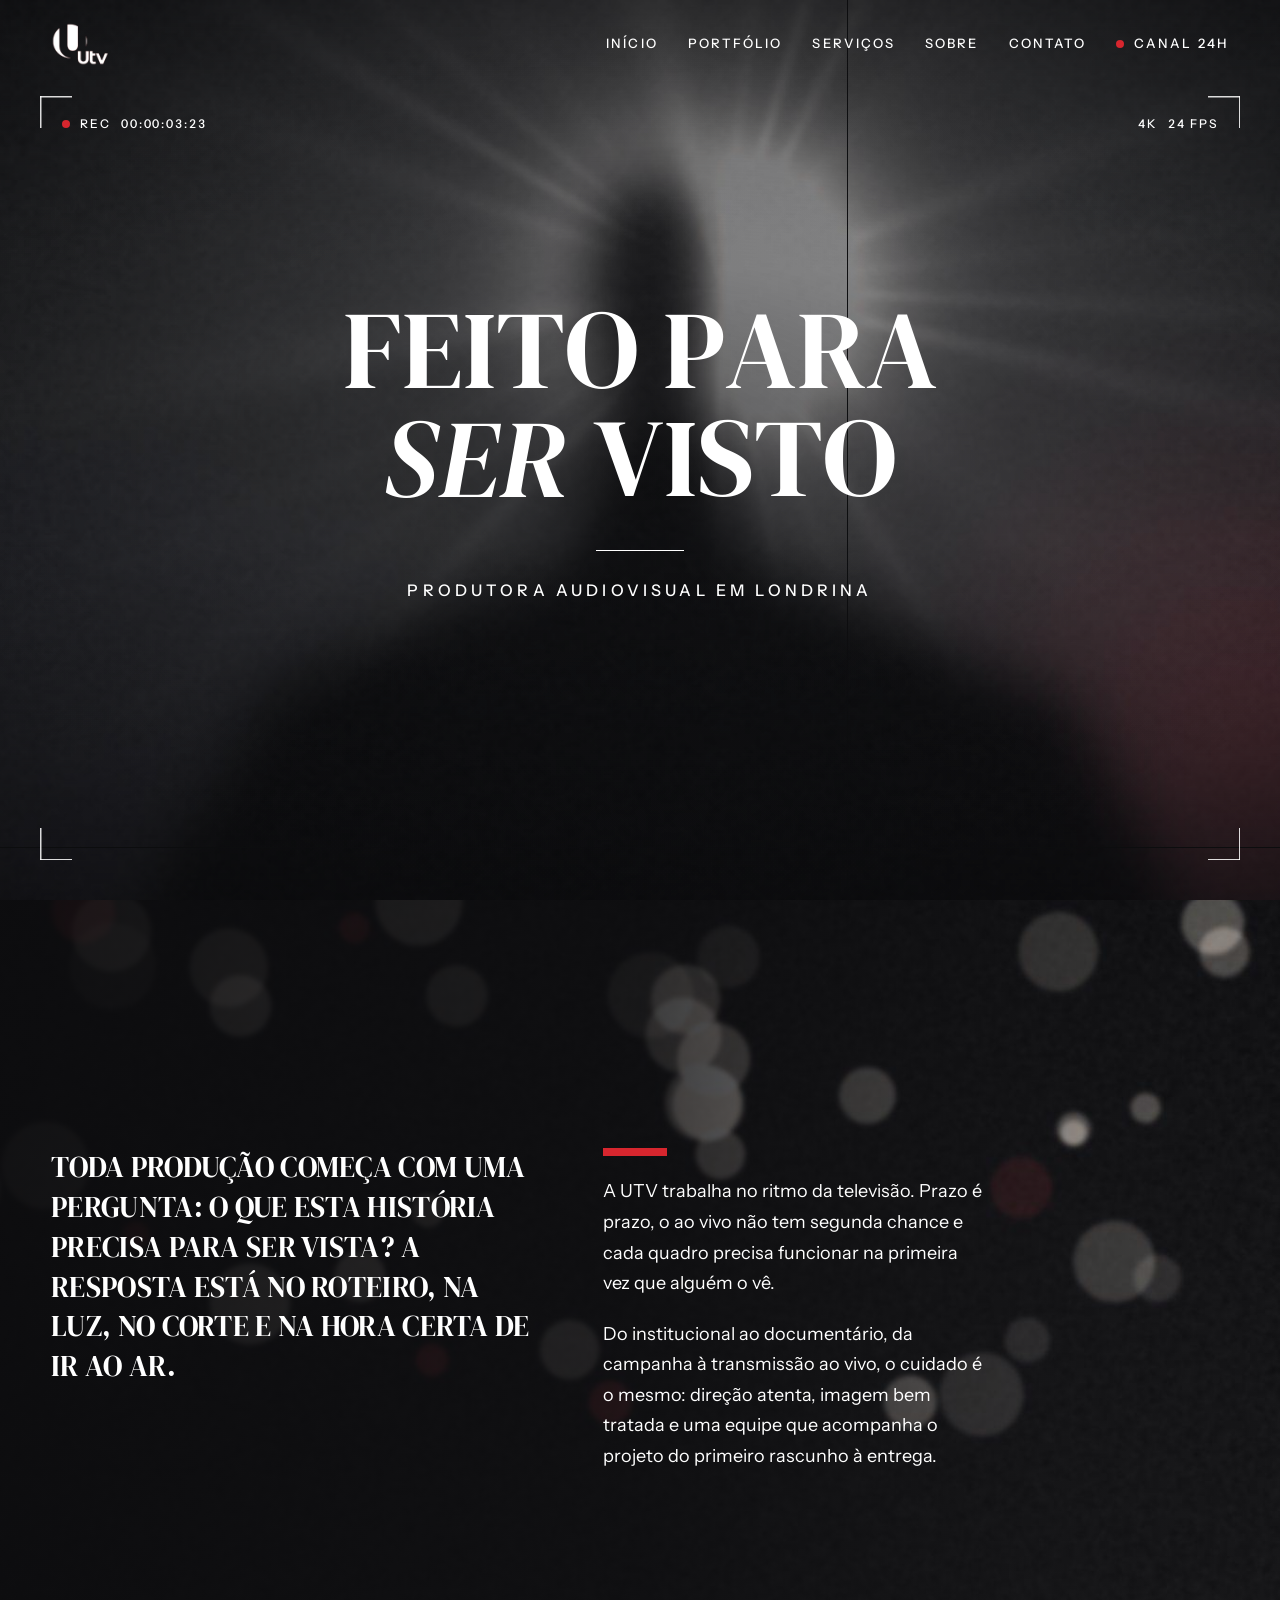
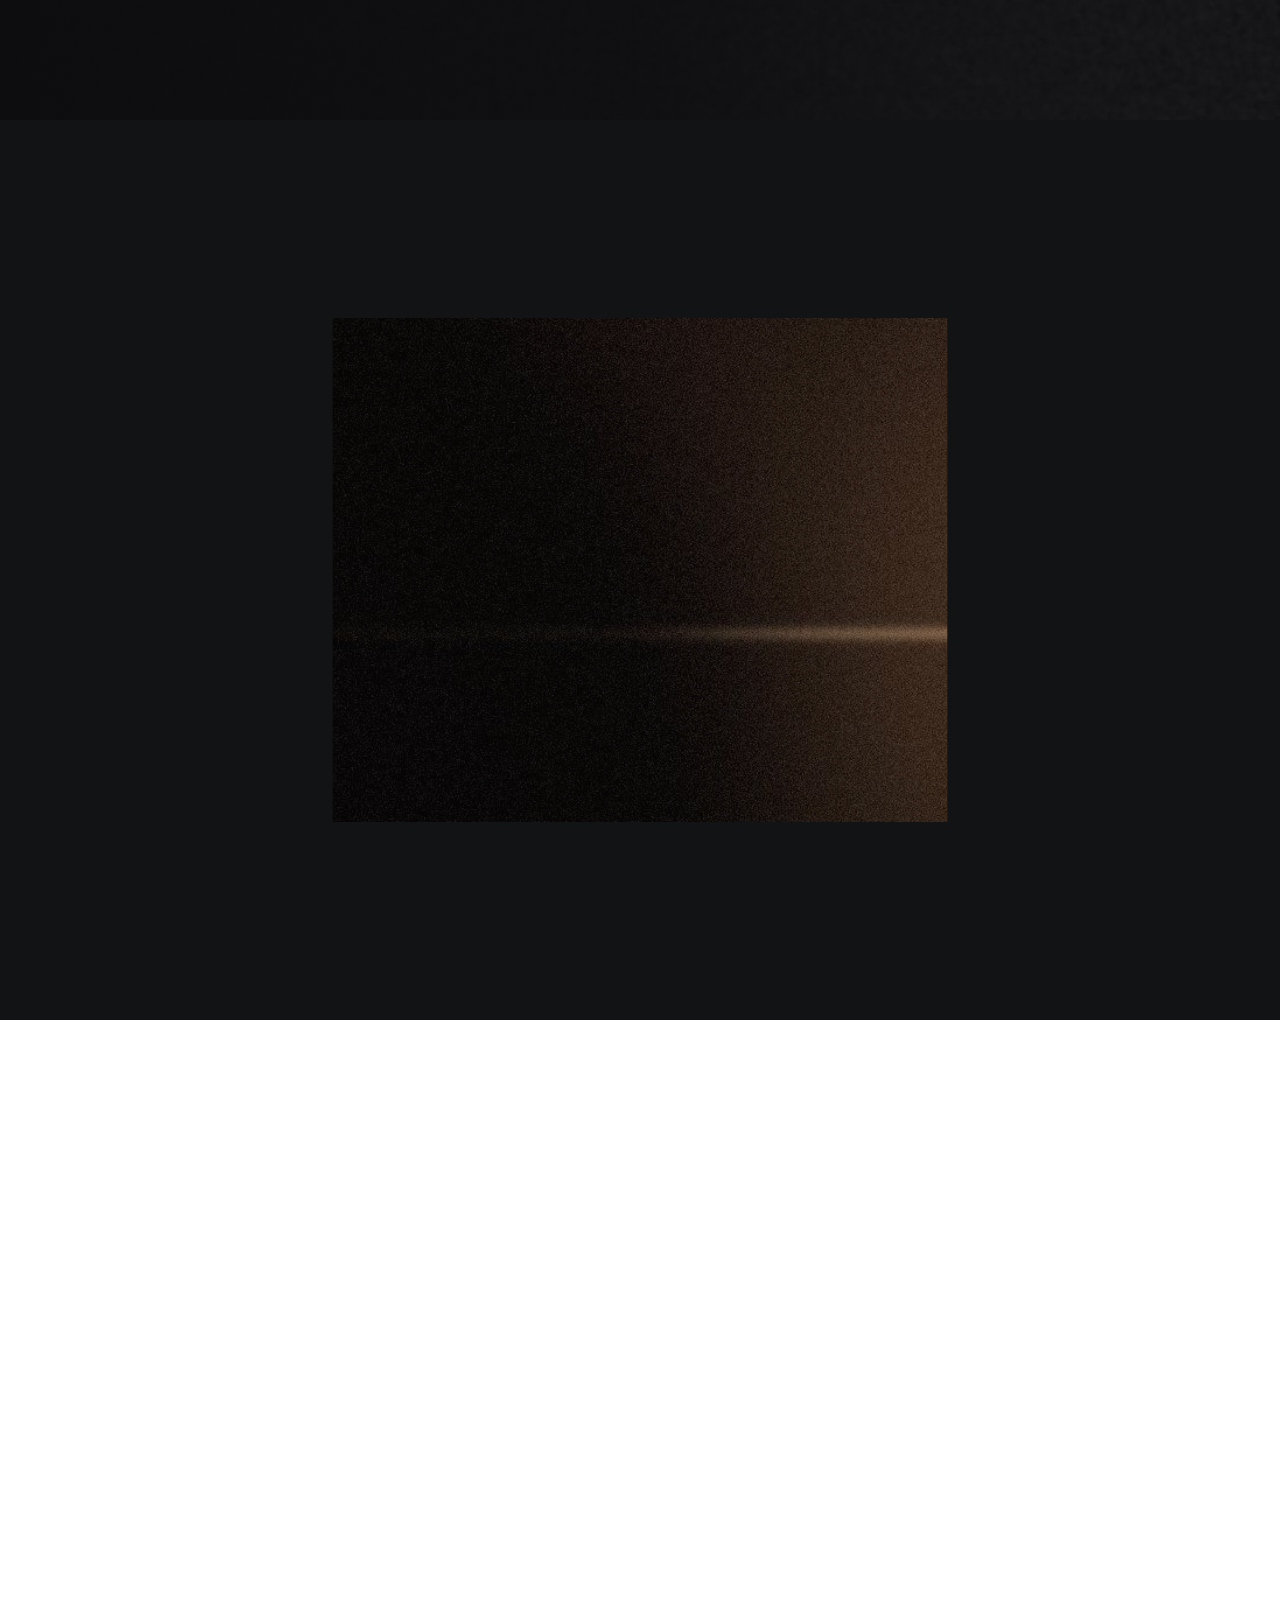
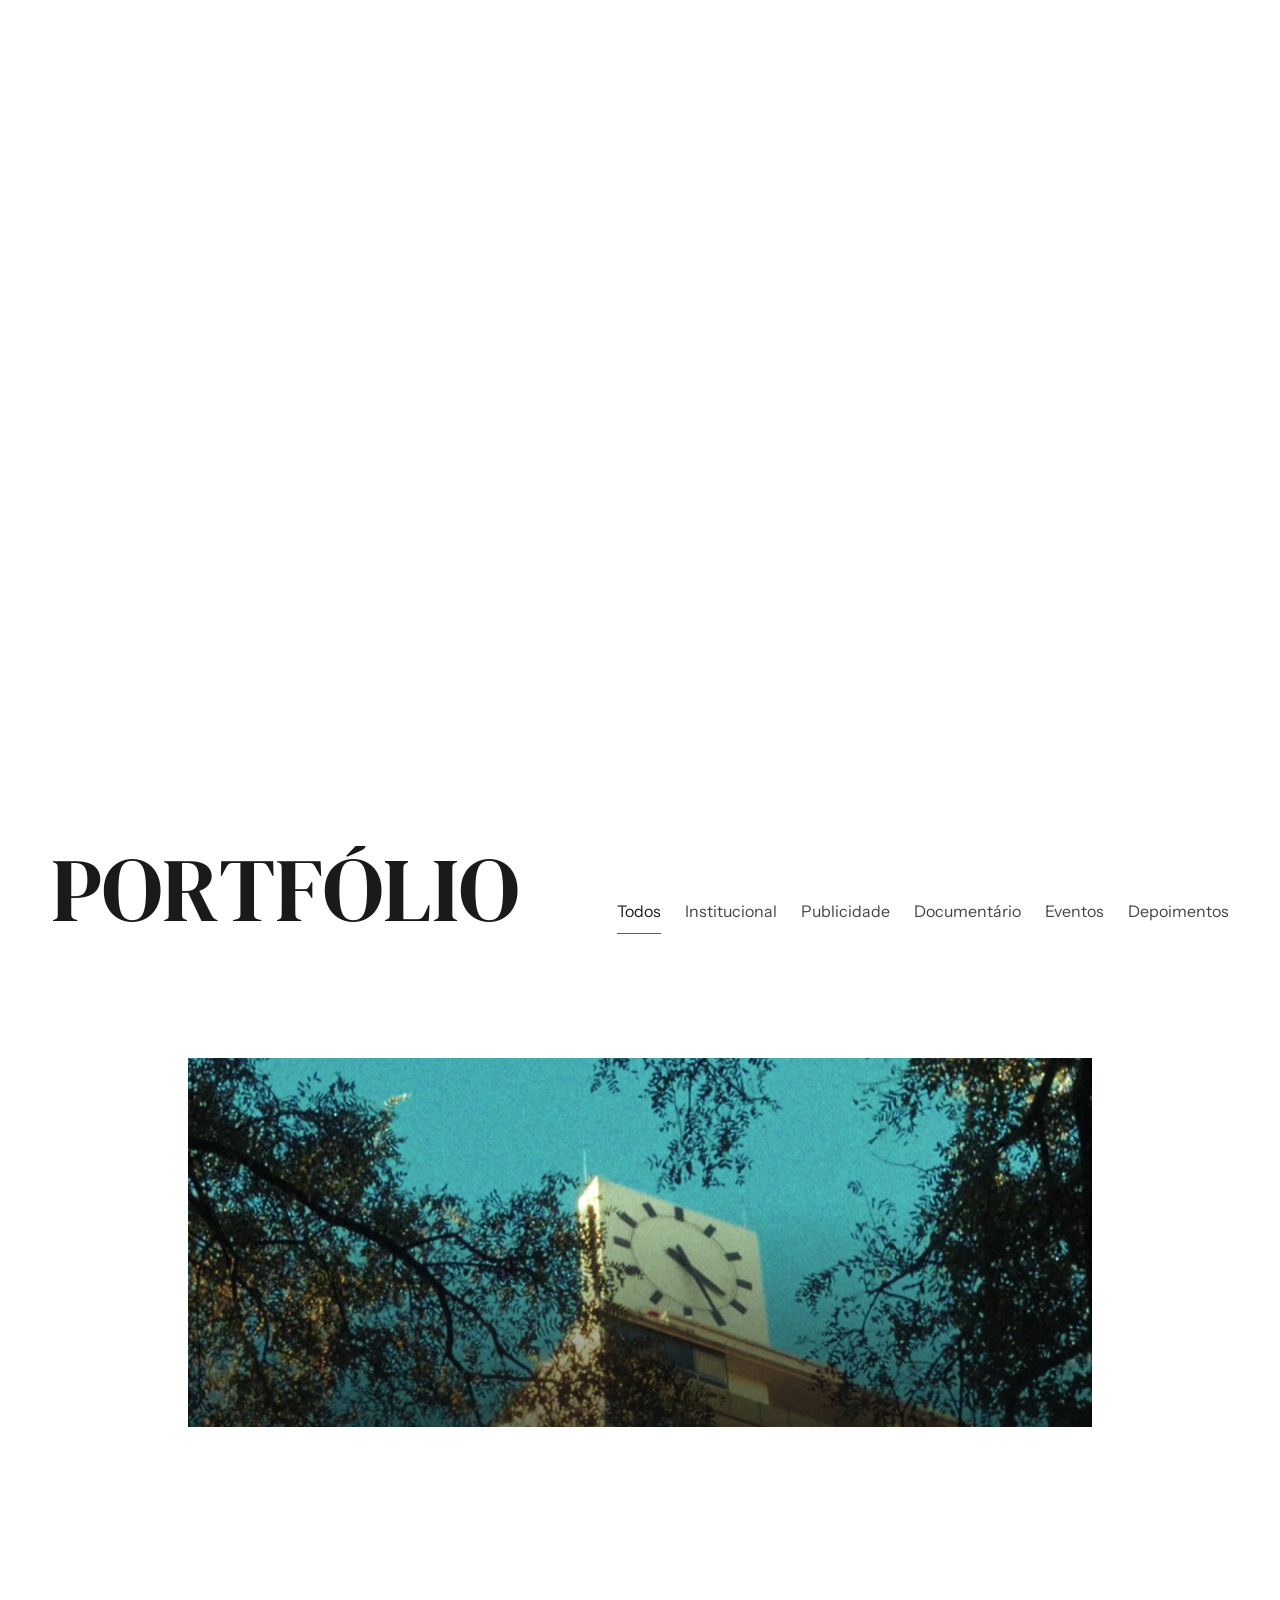
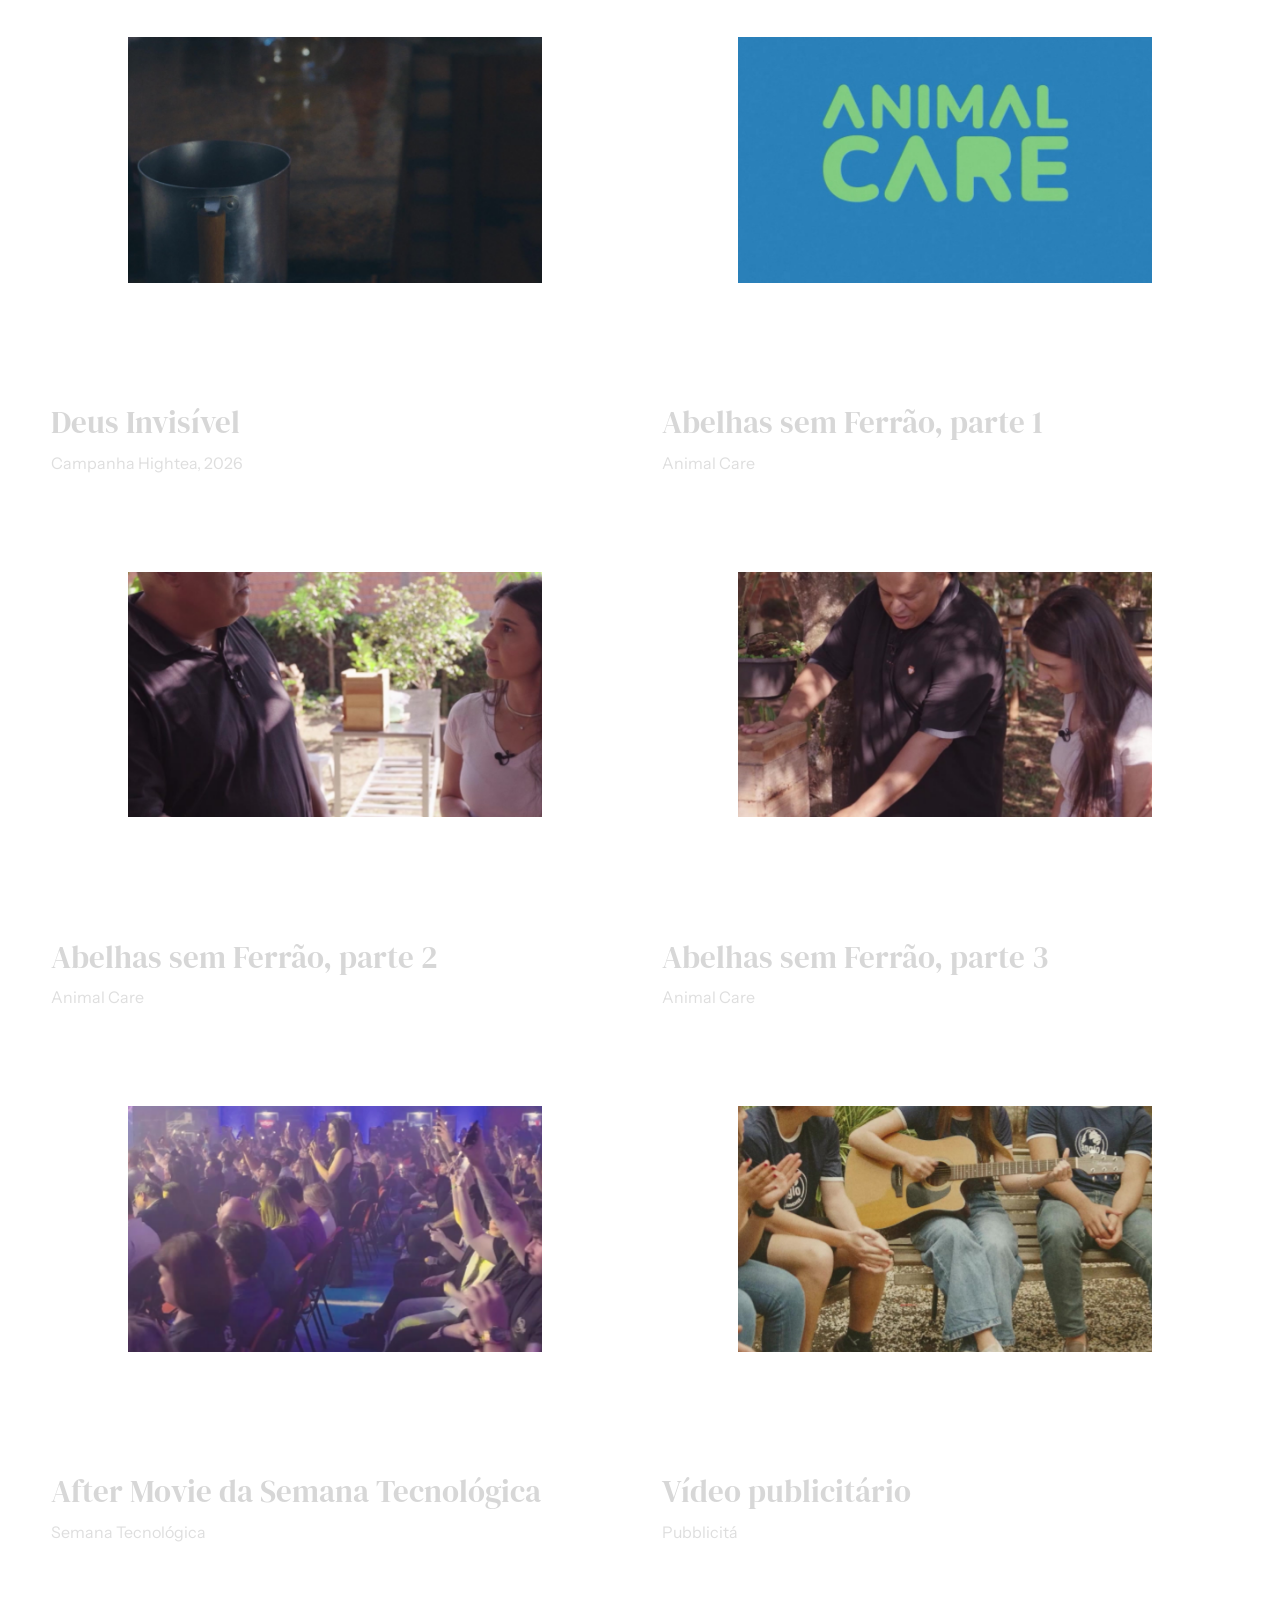
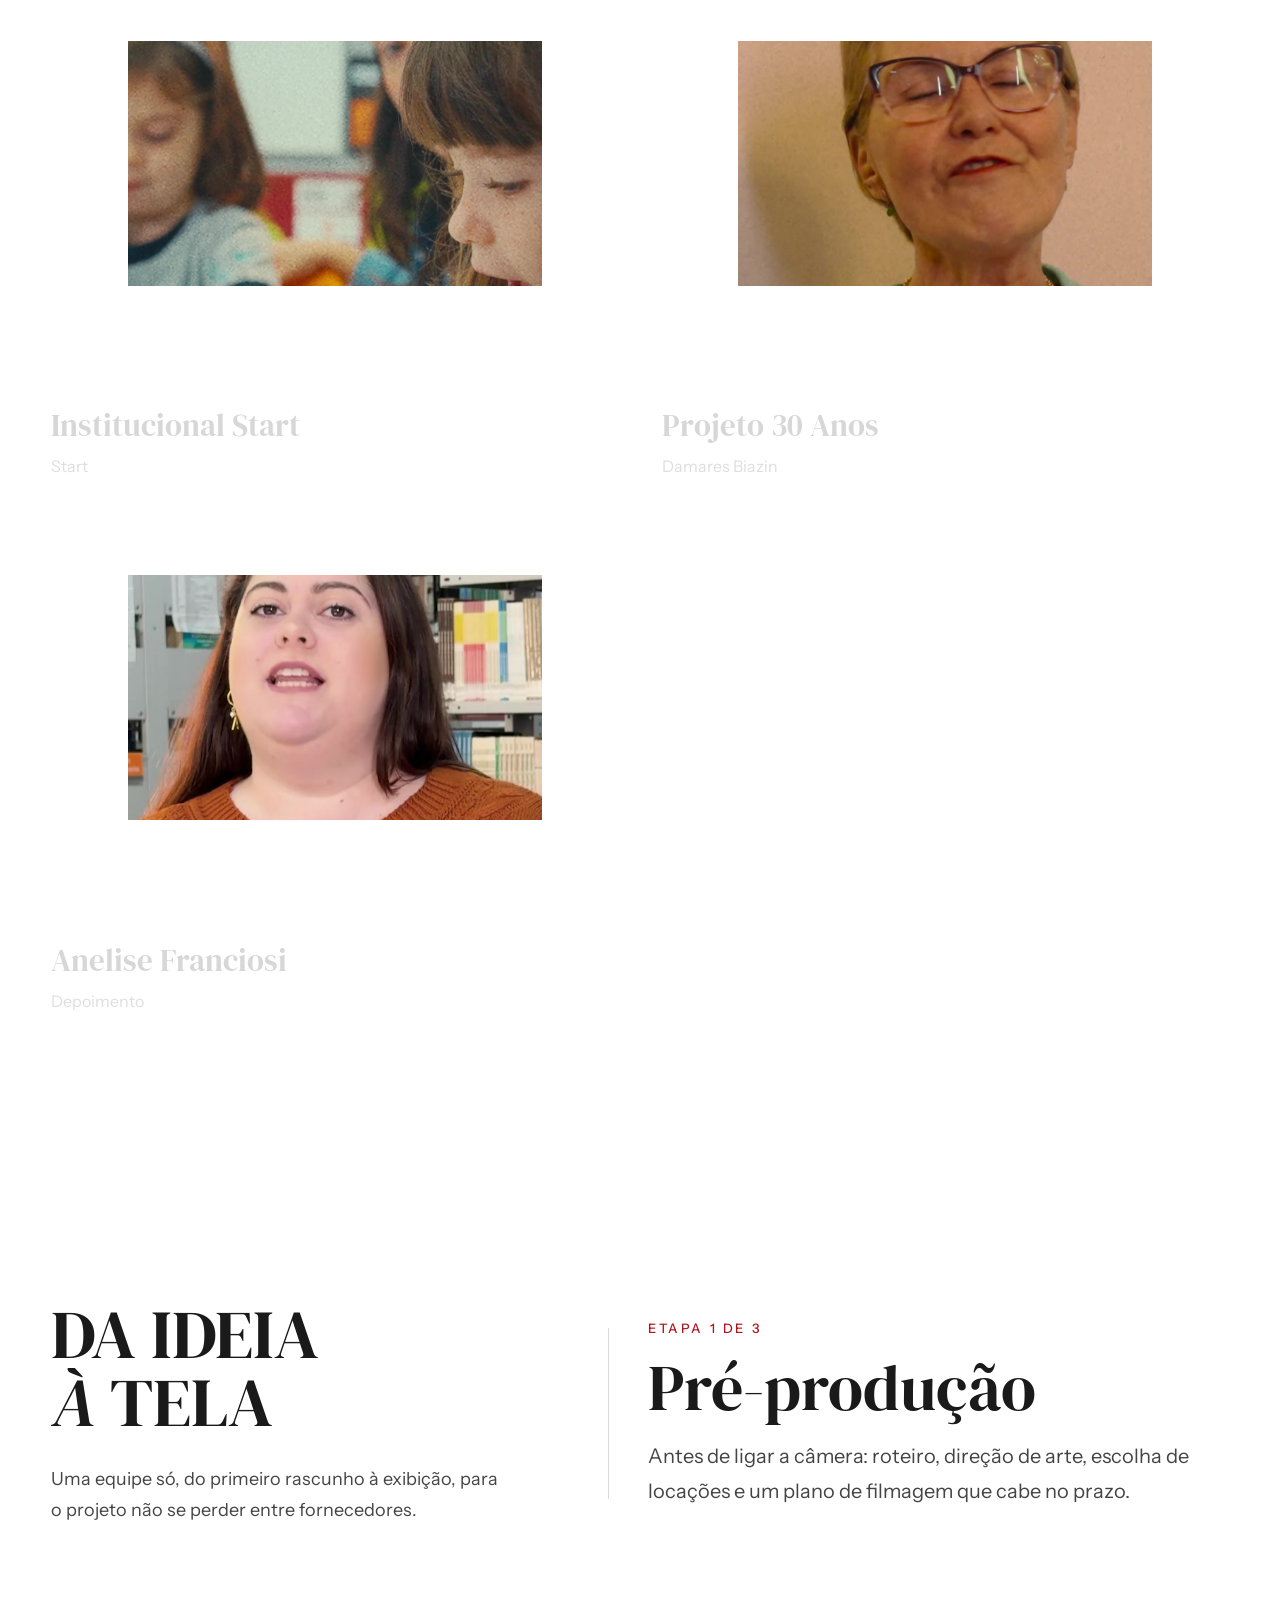
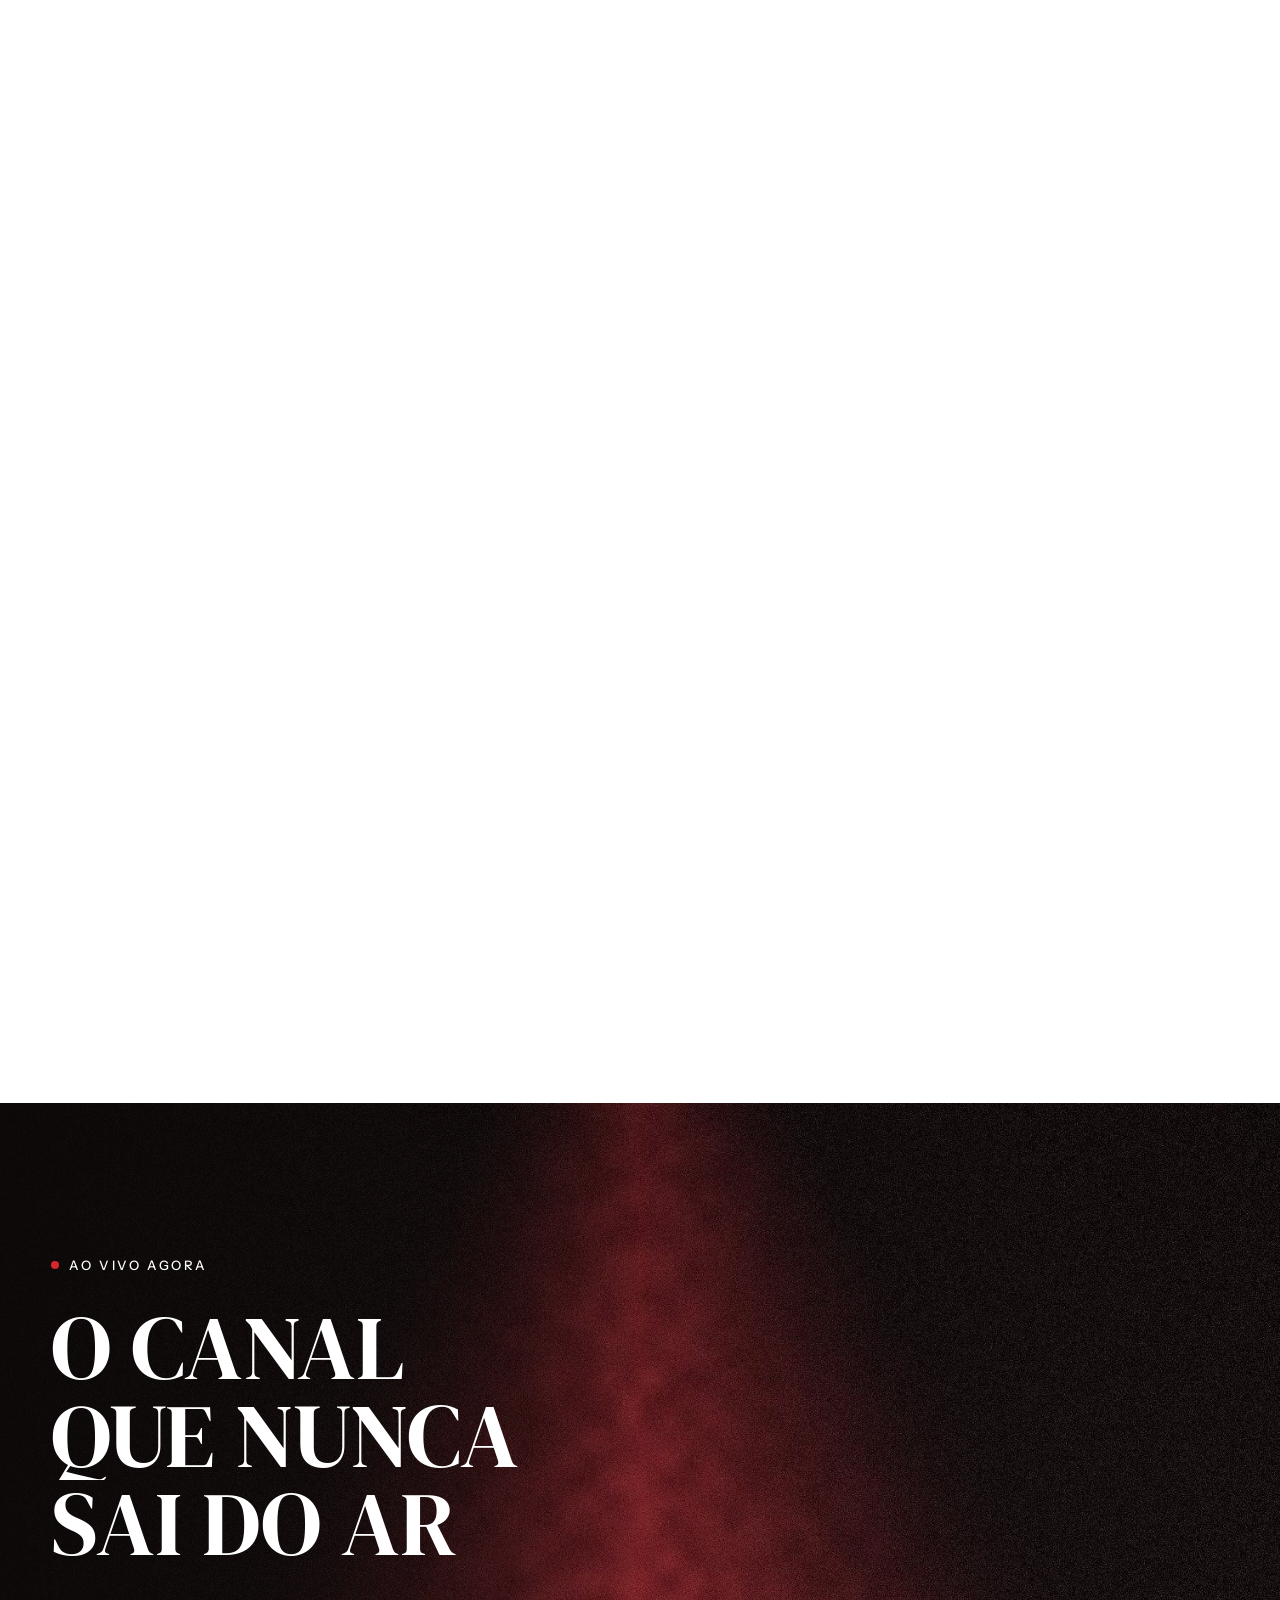
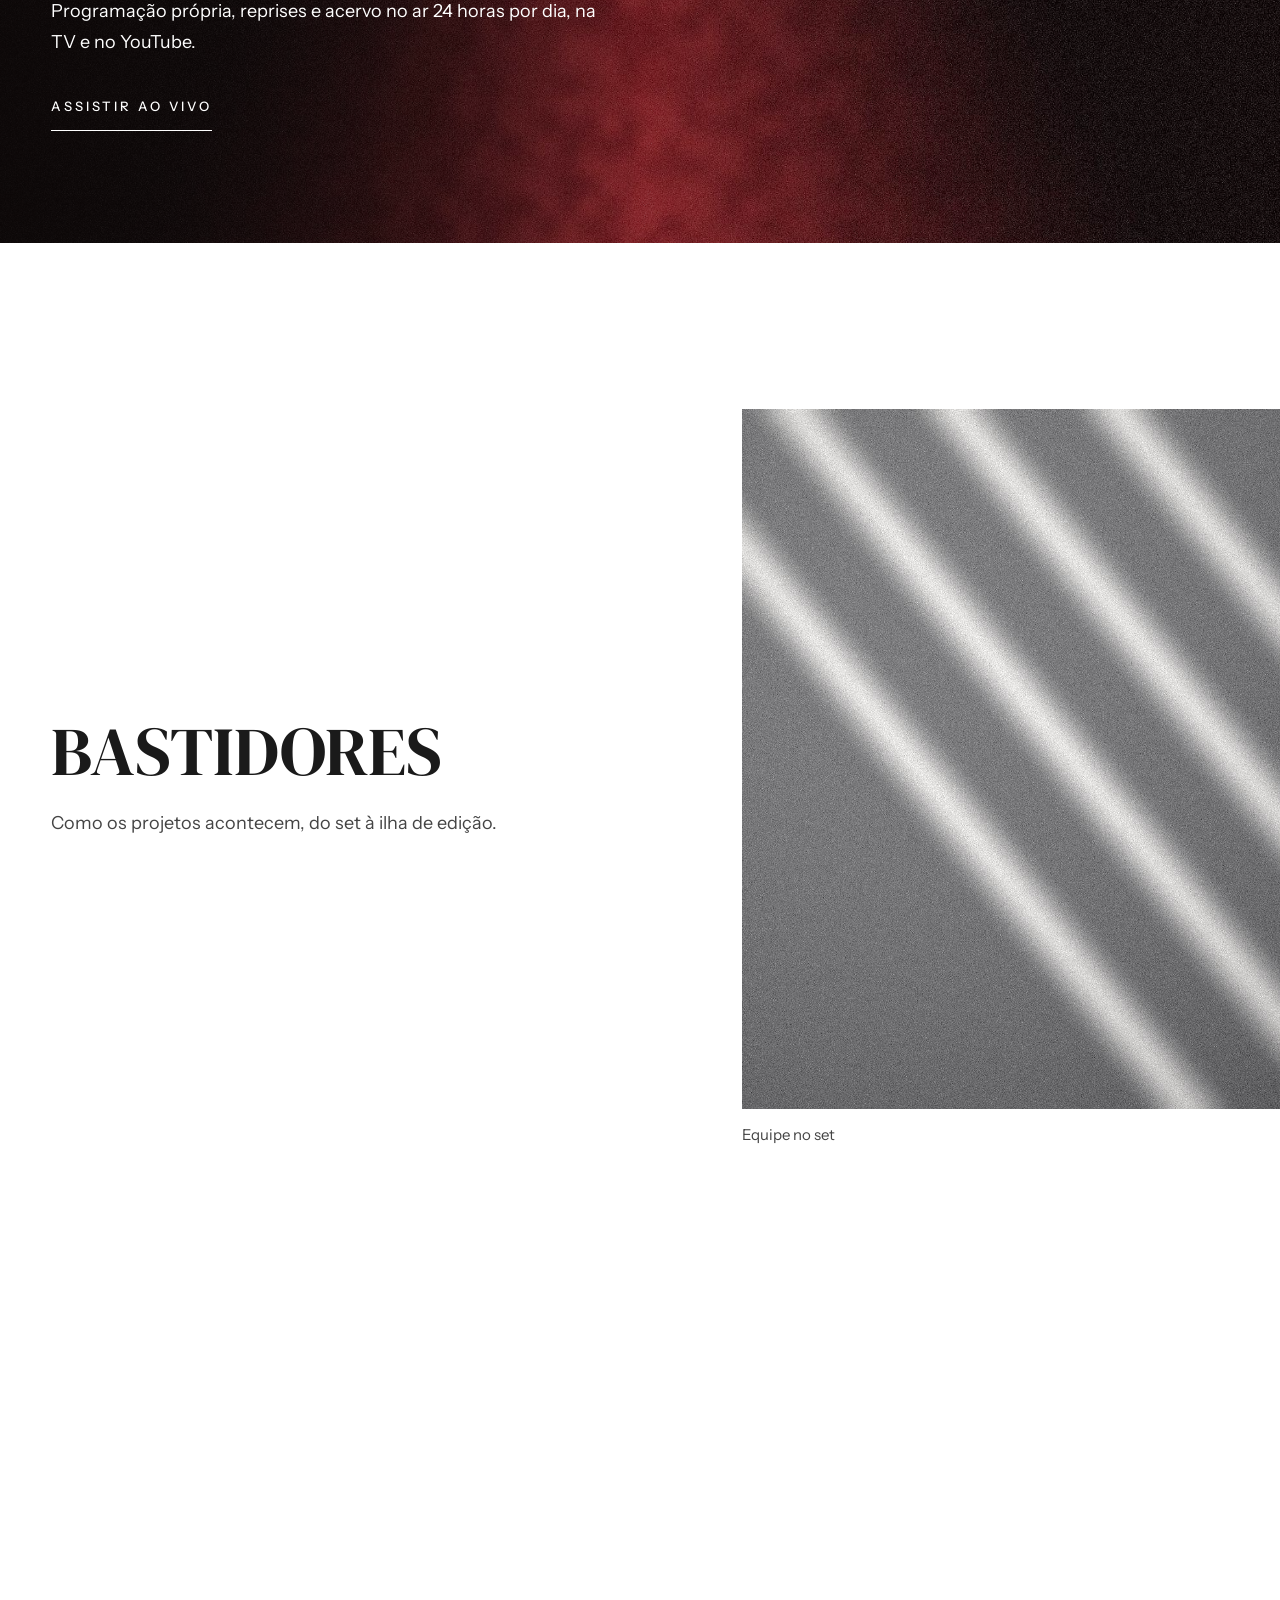
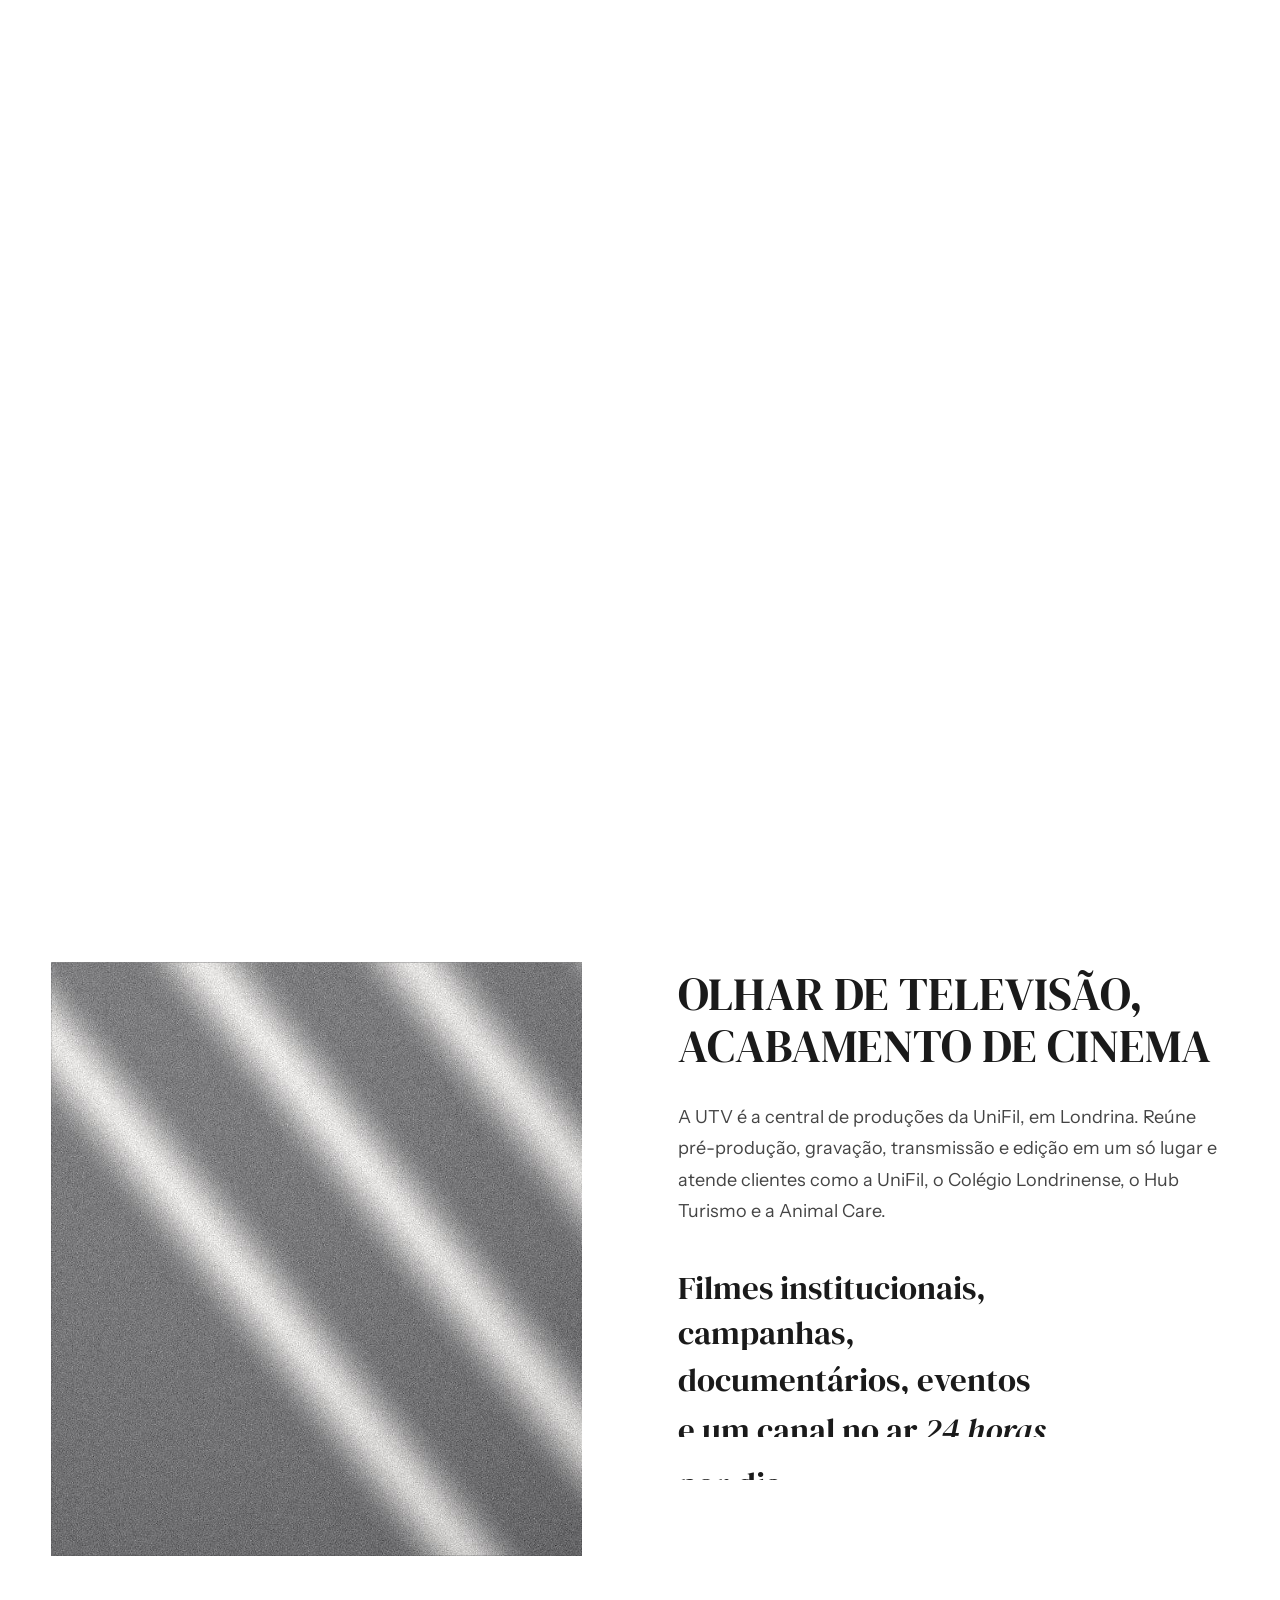
<file: index.html>
<!doctype html>
<html lang="pt-BR">
<head>
<meta charset="utf-8">
<meta name="viewport" content="width=device-width, initial-scale=1, viewport-fit=cover">
<title>UTV Produtora</title>
<meta name="claude:viewport-fit-sides" content="cover">
<meta name="description" content="UTV, produtora audiovisual de Londrina com canal próprio no ar 24 horas.">
<link rel="preconnect" href="https://fonts.googleapis.com">
<link rel="preconnect" href="https://fonts.gstatic.com" crossorigin>
<link rel="stylesheet" href="https://fonts.googleapis.com/css2?family=DM+Serif+Display:ital@0;1&amp;family=Instrument+Sans:wght@400;500;600&amp;display=swap">
<link rel="stylesheet" href="assets/css/site.css">
<script>document.documentElement.classList.add('js')</script>
</head>
<body class="page-home">

<div class="progress" aria-hidden="true"></div>
<div class="idle-hint" data-idle-hint aria-hidden="true"><span class="idle-hint__track"></span><span data-idle-text>Role para continuar</span></div>

<div class="intro" aria-hidden="true">
  <img class="intro__logo" src="assets/img/logo-utv.png" alt="UTV" width="140" height="104">
  <span class="intro__tc">00:00:00:00</span>
</div>

<header class="nav">
  <div class="wrap nav__inner">
    <a class="nav__logo" href="#topo" aria-label="UTV, início"><img src="assets/img/logo-utv.png" alt="UTV" width="140" height="104"></a>
    <nav class="nav__links" aria-label="Principal">
      <a href="#topo">Início</a>
      <a href="#portfolio">Portfólio</a>
      <a href="#servicos">Serviços</a>
      <a href="#sobre">Sobre</a>
      <a href="#contato">Contato</a>
      <a href="canal.html"><span class="live-dot"></span>Canal 24h</a>
    </nav>
    <button class="nav__toggle" type="button" aria-expanded="false" aria-controls="menu">Menu</button>
  </div>
</header>

<div class="menu" id="menu" aria-label="Menu">
  <button class="nav__toggle menu__close cta" type="button" style="display:inline-flex">Fechar</button>
  <a href="#topo">Início</a>
      <a href="#portfolio">Portfólio</a>
  <a href="#servicos">Serviços</a>
  <a href="#sobre">Sobre</a>
  <a href="#contato">Contato</a>
  <a href="canal.html">Canal 24h</a>
</div>

<main>

  <section id="topo" class="scene hero" data-nav="dark">
    <div class="scene__media" data-hero-media><img src="assets/img/contraluz.jpg" alt=""></div>
    <div class="scene__shade"></div>
    <div class="vf" aria-hidden="true">
      <span class="vf__tl"><span class="live-dot"></span>REC <span data-tc>00:00:00:00</span></span>
      <span class="vf__tr">4K &#160; 24 FPS</span>
    </div>
    <div class="hero__content" data-hero-content>
      <h1 class="display d-xl" data-hero-title>Feito para <em>ser</em> visto</h1>
      <span class="hero__rule" data-hero-rule aria-hidden="true"></span>
      <p class="hero__sub" data-intro-item>Produtora audiovisual em Londrina</p>
    </div>
  </section>

  <section id="manifesto" class="scene manifesto" data-nav="dark" aria-label="Manifesto">
    <div class="scene__media" data-parallax><img src="assets/img/estudio.jpg" alt=""></div>
    <div class="scene__shade"></div>
    <div class="wrap manifesto__grid">
      <p class="manifesto__lead" data-lines>Toda produção começa com uma pergunta: o que esta história precisa para ser vista? A resposta está no roteiro, na luz, no corte e na hora certa de ir ao ar.</p>
      <div class="manifesto__text">
        <span class="bar" data-bar aria-hidden="true"></span>
        <p data-lines>A UTV trabalha no ritmo da televisão. Prazo é prazo, o ao vivo não tem segunda chance e cada quadro precisa funcionar na primeira vez que alguém o vê.</p>
        <p data-lines>Do institucional ao documentário, da campanha à transmissão ao vivo, o cuidado é o mesmo: direção atenta, imagem bem tratada e uma equipe que acompanha o projeto do primeiro rascunho à entrega.</p>
      </div>
    </div>
  </section>

  <section id="showreel" class="scene reel" data-nav="dark" aria-label="Showreel">
    <div class="reel__frame" data-reel-frame><img src="assets/img/luz-quente.jpg" alt="" data-reel-img>
    <div class="vf" aria-hidden="true">
      <span class="vf__tl"><span class="live-dot"></span>REC <span data-tc>00:00:00:00</span></span>
      <span class="vf__tr">Showreel UTV</span>
    </div>
    </div>
    <div class="reel__content" data-reel-content>
      <h2 class="wide"><b>UTV</b> <span data-reel-word>em movimento</span></h2>
      <button class="cta ul" type="button" data-video="showreel" data-title="Showreel UTV">
        <svg viewBox="0 0 24 24" aria-hidden="true"><path d="M7 4v16l13-8z" fill="currentColor"/></svg>
        Assistir ao showreel
      </button>
    </div>
  </section>

  <section id="portfolio" class="section" data-nav="light">
    <div class="wrap">
      <div class="portfolio__head">
        <h2 class="display d-l" data-chars>Portfólio</h2>
        <div class="filters" role="group" aria-label="Filtrar por categoria" data-filters></div>
      </div>
      <div class="works" data-works></div>
    </div>
  </section>

  <section id="servicos" class="section" data-nav="light">
    <div class="wrap services">
      <div class="services__intro">
        <h2 class="display d-m" data-lines>Da ideia <em>à</em> tela</h2>
        <p class="lede">Uma equipe só, do primeiro rascunho à exibição, para o projeto não se perder entre fornecedores.</p>
      </div>
      <div class="services__list" data-services>
        <span class="services__track" aria-hidden="true"><span class="services__fill" data-services-fill></span></span>
        <div data-service>
          <span class="step__count">Etapa 1 de 3</span>
          <h3>Pré-produção</h3>
          <p>Antes de ligar a câmera: roteiro, direção de arte, escolha de locações e um plano de filmagem que cabe no prazo.</p>
        </div>
        <div data-service>
          <span class="step__count">Etapa 2 de 3</span>
          <h3>Produção</h3>
          <p>No set e no estúdio: captação, iluminação, áudio direto, gravação com várias câmeras e transmissão ao vivo.</p>
        </div>
        <div data-service>
          <span class="step__count">Etapa 3 de 3</span>
          <h3>Pós-produção</h3>
          <p>Na ilha de edição: montagem, correção de cor, motion graphics, trilha e mixagem, até a versão que vai ao ar.</p>
        </div>
      </div>
    </div>
  </section>

  <section class="scene channel" data-nav="dark" aria-label="Canal UTV">
    <div class="scene__media" data-parallax><img src="assets/img/palco.jpg" alt=""></div>
    <div class="scene__shade"></div>
    <div class="wrap channel__content">
      <span class="status"><span class="live-dot"></span>Ao vivo agora</span>
      <h2 class="display d-l" data-lines>O canal que nunca sai do ar</h2>
      <p class="lede" data-fade>Programação própria, reprises e acervo no ar 24 horas por dia, na TV e no YouTube.</p>
      <a class="cta ul" href="canal.html" data-fade>Assistir ao vivo</a>
    </div>
  </section>

  <section class="backstage" data-nav="light" aria-labelledby="bastidores" data-backstage>
    <div class="backstage__viewport">
      <div class="backstage__track" data-backstage-track>
        <div class="backstage__intro">
          <h2 id="bastidores" class="display d-m">Bastidores</h2>
          <p class="lede">Como os projetos acontecem, do set à ilha de edição.</p>
        </div>
        <figure class="shot shot--a"><div class="shot__media"><img src="assets/img/janela.jpg" alt="" data-shot-img></div><figcaption>Equipe no set</figcaption></figure>
        <figure class="shot shot--b"><div class="shot__media"><img src="assets/img/ilha.jpg" alt="" data-shot-img></div><figcaption>Ilha de edição</figcaption></figure>
        <figure class="shot shot--c"><div class="shot__media"><img src="assets/img/palco.jpg" alt="" data-shot-img></div><figcaption>Estúdio</figcaption></figure>
        <figure class="shot shot--b"><div class="shot__media"><img src="assets/img/crepusculo.jpg" alt="" data-shot-img></div><figcaption>Externa</figcaption></figure>
        <figure class="shot shot--a"><div class="shot__media"><img src="assets/img/cidade.jpg" alt="" data-shot-img></div><figcaption>Transmissão ao vivo</figcaption></figure>
      </div>
    </div>
  </section>

  <section id="sobre" class="section" data-nav="light">
    <div class="wrap about">
      <div class="about__media" data-clip>
        <img src="assets/img/janela.jpg" alt="" data-inner-parallax>
      </div>
      <div class="about__text">
        <h2 class="display d-s" data-lines>Olhar de televisão, acabamento de cinema</h2>
        <p class="lede">A UTV é a central de produções da UniFil, em Londrina. Reúne pré-produção, gravação, transmissão e edição em um só lugar e atende clientes como a UniFil, o Colégio Londrinense, o Hub Turismo e a Animal Care.</p>
        <p class="about__claim" data-lines>Filmes institucionais, campanhas, documentários, eventos e um canal no ar <em>24 horas</em> por dia.</p>
      </div>
    </div>
  </section>

  <section class="clients" data-nav="light" aria-labelledby="clientes">
    <h2 id="clientes" class="wrap">Quem já filmou com a UTV</h2>
    <div class="marquee" data-marquee>
      <ul class="marquee__row" data-dir="-1">
        <li>UniFil</li><li>Colégio Londrinense</li><li>Hub Turismo</li><li>Animal Care</li>
      </ul>
      <ul class="marquee__row" data-dir="1">
        <li>Hightea</li><li>Semana Tecnológica</li><li>Start</li><li>Pubblicitá</li>
      </ul>
    </div>
  </section>

  <section id="contato" class="scene contact" data-nav="dark">
    <div class="scene__media" data-parallax><img src="assets/img/cidade.jpg" alt=""></div>
    <div class="scene__shade"></div>
    <div class="contact__content">
      <h2 class="wide"><b>Vamos</b> <span data-track>produzir juntos</span></h2>
      <div class="slate" data-slate>
        <div class="slate__sticks" aria-hidden="true">
          <span class="slate__stick slate__stick--top" data-slate-stick></span>
          <span class="slate__stick"></span>
        </div>
        <dl class="slate__grid">
          <div class="slate__cell slate__cell--full"><dt>Produção</dt><dd>UTV Produtora</dd></div>
          <div class="slate__cell"><dt>Cena</dt><dd>01</dd></div>
          <div class="slate__cell"><dt>Take</dt><dd>01</dd></div>
          <div class="slate__cell"><dt>Data</dt><dd data-today>[data]</dd></div>
          <div class="slate__cell slate__cell--full"><dt>WhatsApp</dt><dd><a class="ul" href="https://wa.me/5543991267102">(43) 99126-7102</a></dd></div>
          <div class="slate__cell slate__cell--half"><dt>Telefone</dt><dd><a class="ul" href="tel:+554333757218">(43) 3375-7218</a></dd></div>
          <div class="slate__cell slate__cell--half"><dt>Site</dt><dd><a class="ul" href="https://www.utv.tv.br">utv.tv.br</a></dd></div>
        </dl>
      </div>
    </div>
  </section>

</main>

<footer class="footer" data-nav="dark">
  <div class="steps" aria-hidden="true"></div>
  <div class="wrap">
    <div class="footer__cols">
      <div class="footer__col">
        <h2>Navegação</h2>
        <a href="#topo">Início</a>
        <a href="#portfolio">Portfólio</a>
        <a href="#servicos">Serviços</a>
        <a href="#sobre">Sobre</a>
        <a href="#contato">Contato</a>
      </div>
      <div class="footer__col">
        <h2>Na web</h2>
        <a href="https://www.utv.tv.br">utv.tv.br</a>
        <a href="https://www.unifil.br">unifil.br</a>
        <a href="https://www.colegiolondrinense.com.br">Colégio Londrinense</a>
      </div>
      <div class="footer__col">
        <h2>Estúdio</h2>
        <p>Rua Vila Lobos, 260<br>Londrina, PR</p>
        <p>Gisely Siena Leite<br>Gestora da Central de Produções</p>
      </div>
      <div class="footer__col">
        <h2>Canal UTV</h2>
        <a class="footer__air" href="canal.html"><span class="live-dot"></span>No ar agora</a>
        <a href="canal.html#onde">Anuncie no Canal UTV</a>
        <a href="#contato">Trabalhe conosco</a>
      </div>
    </div>
    <p class="footer__mark" aria-hidden="true">UTV</p>
    <div class="footer__base">
      <span>© 2026 UTV Produtora, central de produções da UniFil</span>
      <a class="ul" href="#">Política de privacidade</a>
    </div>
  </div>
</footer>

<dialog class="lightbox" data-lightbox aria-labelledby="lightbox-title">
  <div class="lightbox__inner">
    <div class="lightbox__head">
      <h2 class="lightbox__title" id="lightbox-title"></h2>
      <button class="cta ul" type="button" data-close>Fechar</button>
    </div>
    <div class="lightbox__screen" data-screen></div>
  </div>
</dialog>

<script src="assets/vendor/gsap.min.js"></script>
<script src="assets/vendor/ScrollTrigger.min.js"></script>
<script src="assets/vendor/SplitText.min.js"></script>
<script src="assets/vendor/Flip.min.js"></script>
<script src="assets/vendor/lenis.min.js"></script>
<script src="assets/js/conteudo.js"></script>
<script src="assets/js/site.js"></script>
</body>
</html>
</file>
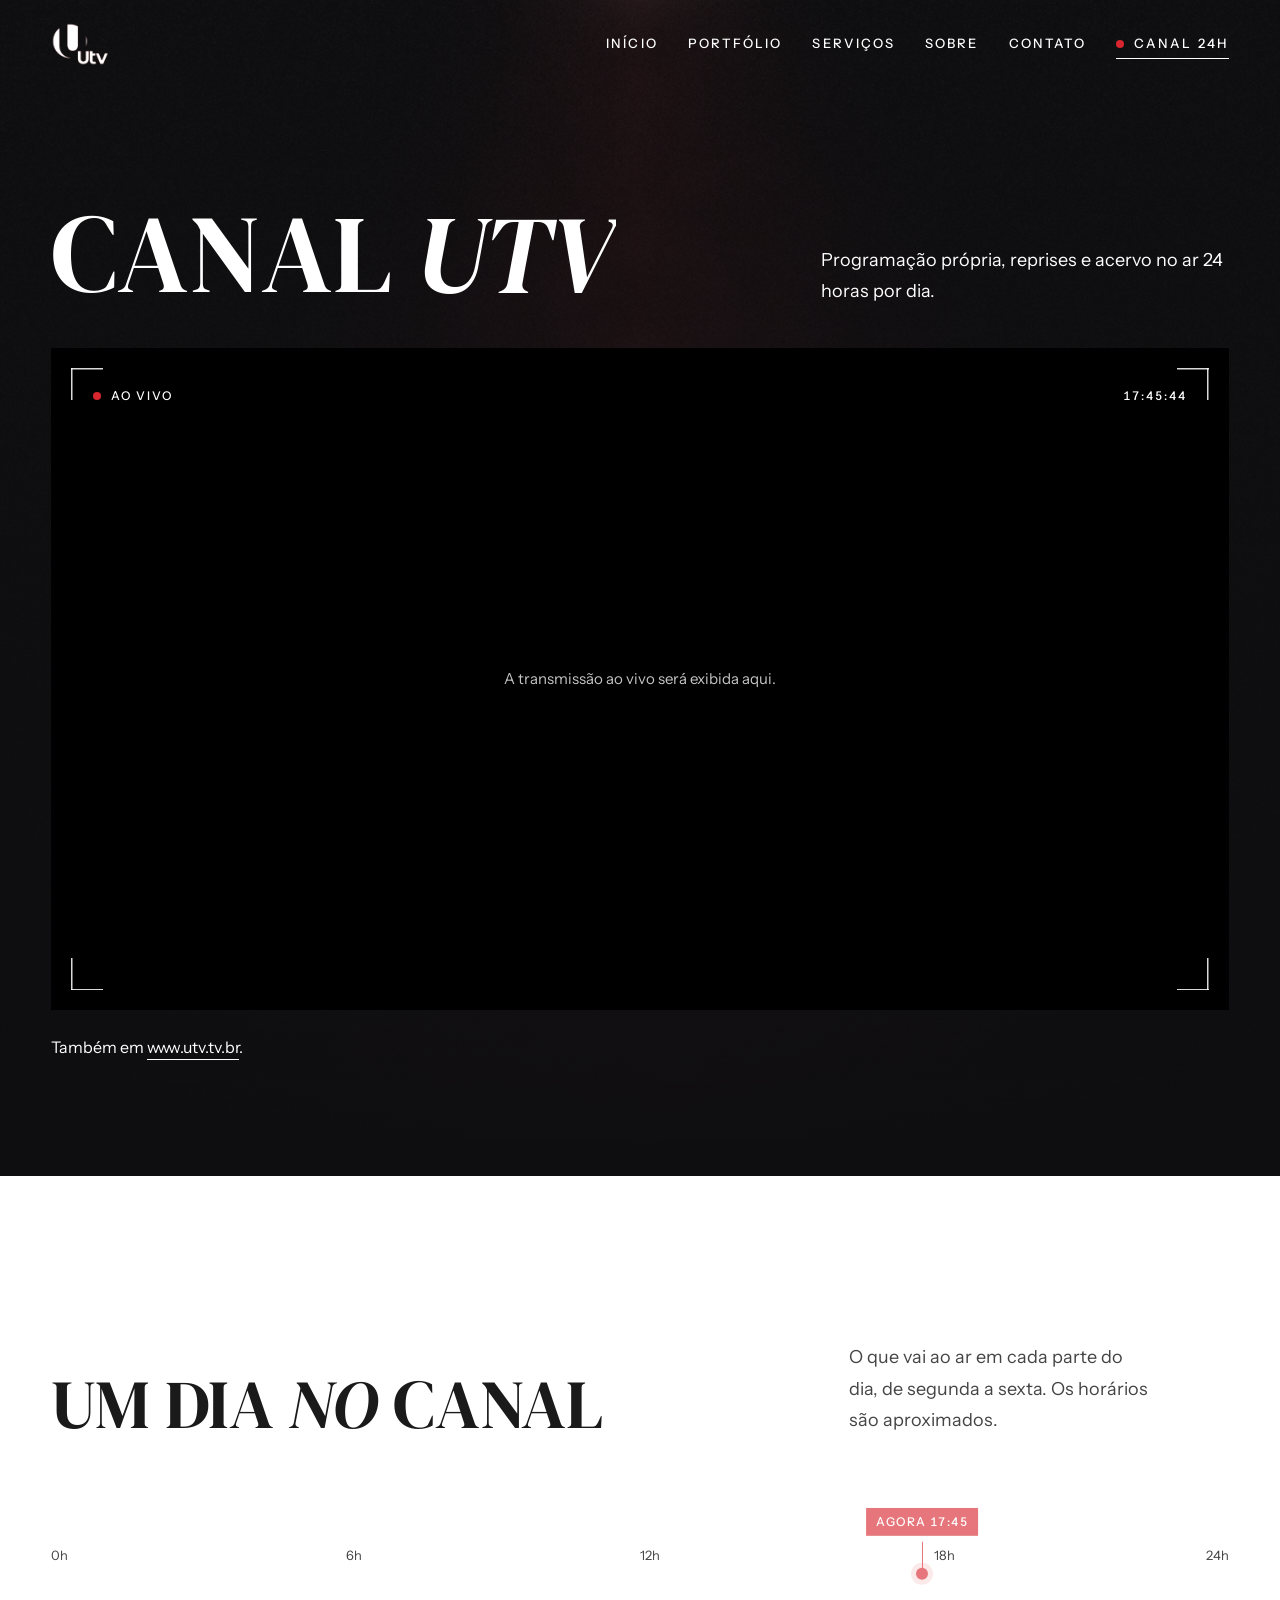
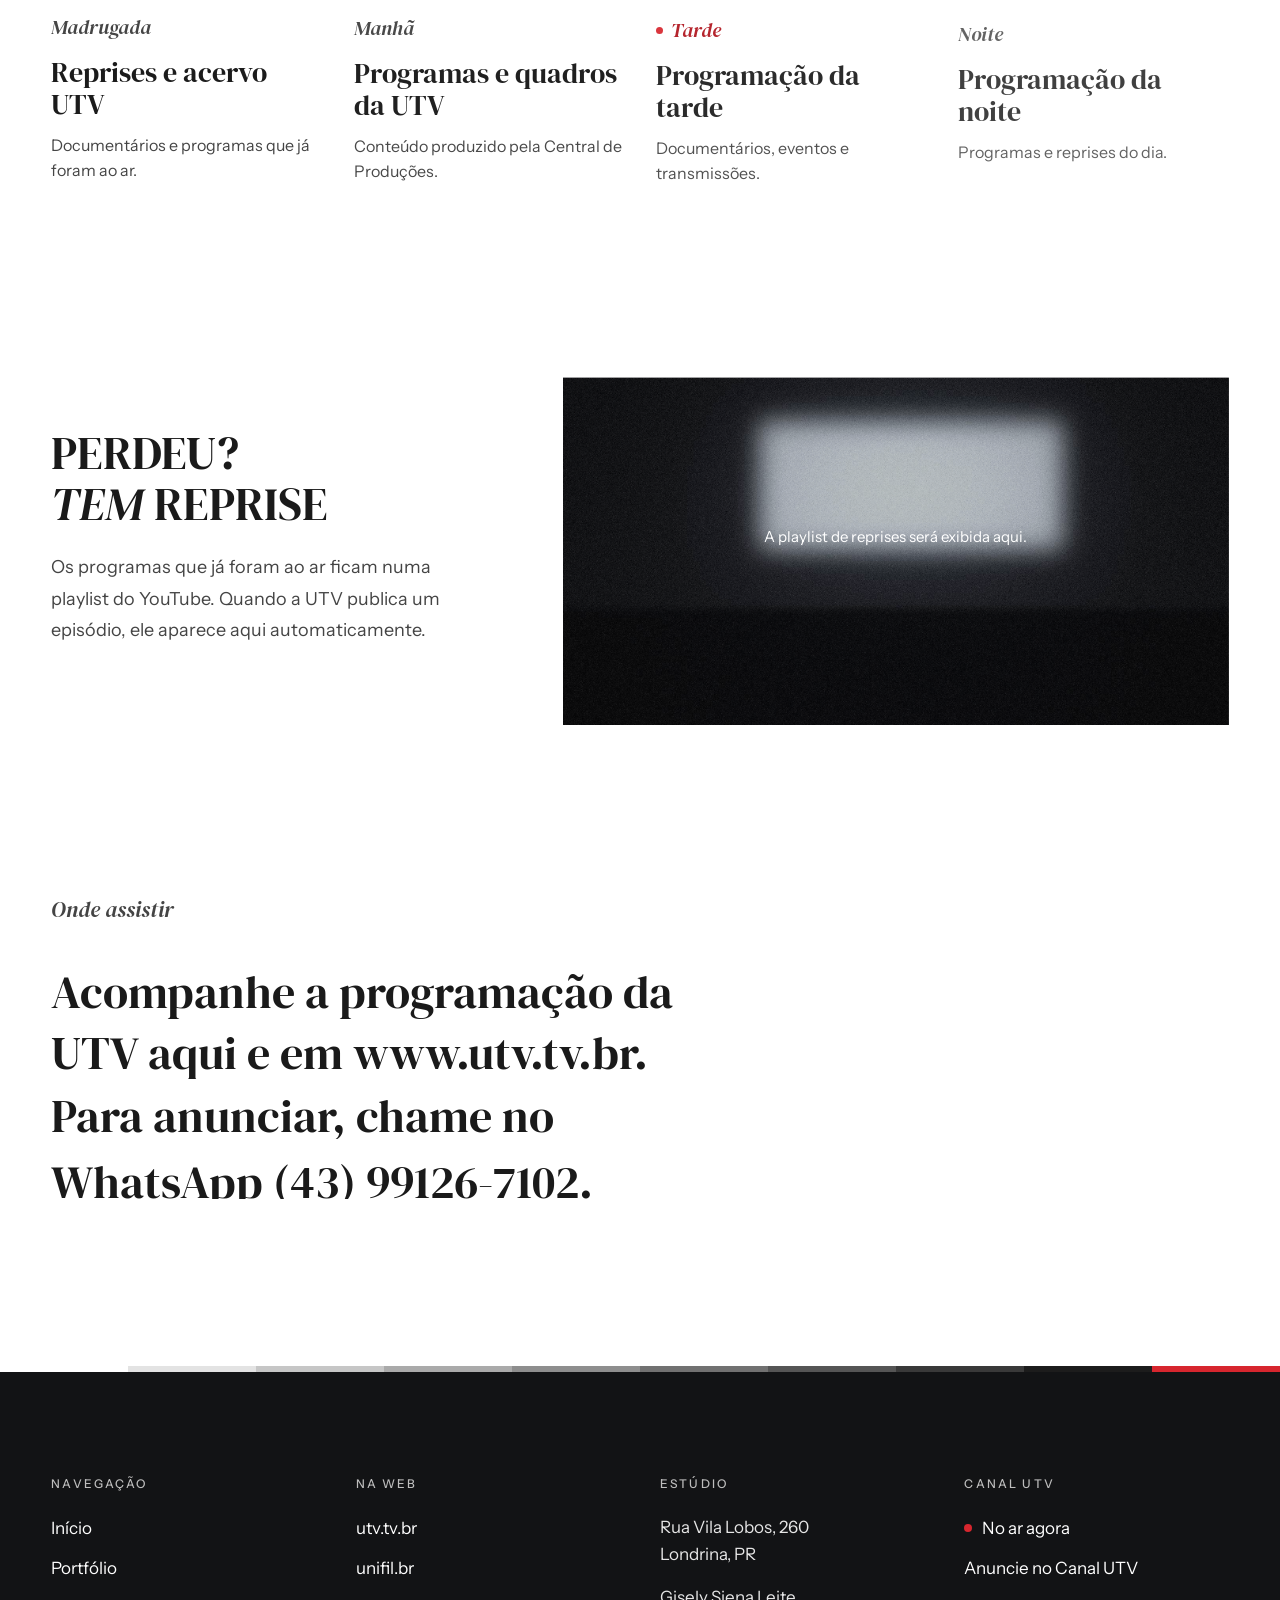
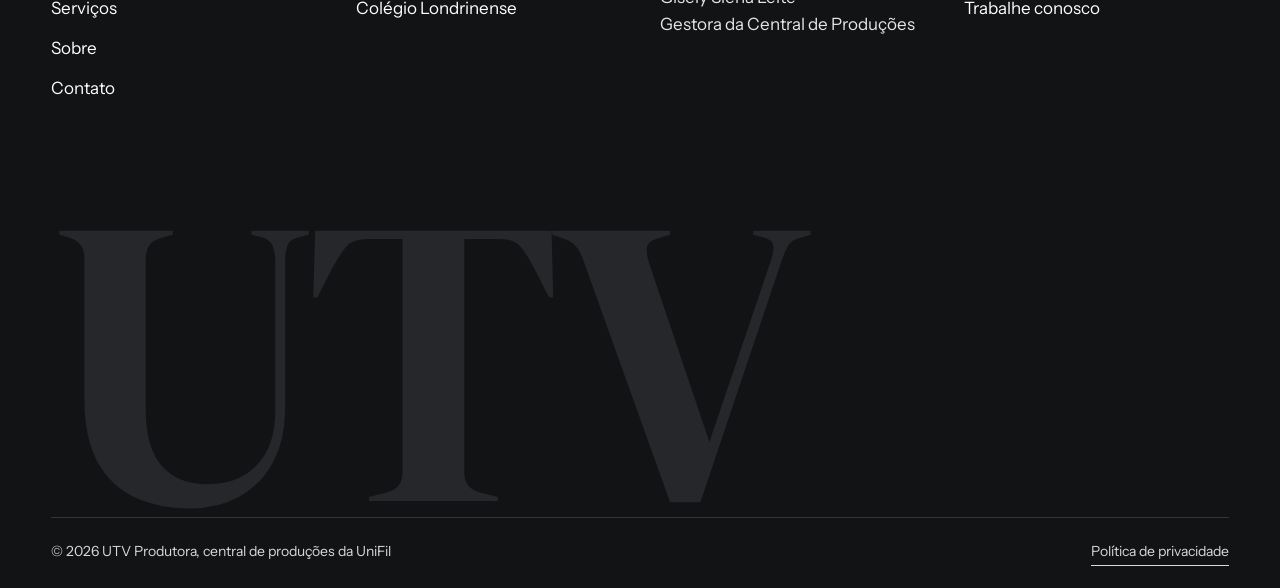
<file: canal.html>
<!doctype html>
<html lang="pt-BR">
<head>
<meta charset="utf-8">
<meta name="viewport" content="width=device-width, initial-scale=1, viewport-fit=cover">
<title>Canal UTV 24h</title>
<meta name="description" content="Canal UTV ao vivo, 24 horas por dia: programação, reprises e onde assistir.">
<link rel="preconnect" href="https://fonts.googleapis.com">
<link rel="preconnect" href="https://fonts.gstatic.com" crossorigin>
<link rel="stylesheet" href="https://fonts.googleapis.com/css2?family=DM+Serif+Display:ital@0;1&amp;family=Instrument+Sans:wght@400;500;600&amp;display=swap">
<link rel="stylesheet" href="assets/css/site.css">
<script>document.documentElement.classList.add('js')</script>
</head>
<body class="page-canal">

<div class="progress" aria-hidden="true"></div>
<div class="idle-hint" data-idle-hint aria-hidden="true"><span class="idle-hint__track"></span><span data-idle-text>Role para continuar</span></div>

<header class="nav">
  <div class="wrap nav__inner">
    <a class="nav__logo" href="index.html" aria-label="UTV, início"><img src="assets/img/logo-utv.png" alt="UTV" width="140" height="104"></a>
    <nav class="nav__links" aria-label="Principal">
      <a href="index.html">Início</a>
      <a href="index.html#portfolio">Portfólio</a>
      <a href="index.html#servicos">Serviços</a>
      <a href="index.html#sobre">Sobre</a>
      <a href="index.html#contato">Contato</a>
      <a href="canal.html" aria-current="page"><span class="live-dot"></span>Canal 24h</a>
    </nav>
    <button class="nav__toggle" type="button" aria-expanded="false" aria-controls="menu">Menu</button>
  </div>
</header>

<div class="menu" id="menu" aria-label="Menu">
  <button class="nav__toggle menu__close cta" type="button" style="display:inline-flex">Fechar</button>
  <a href="index.html">Início</a>
      <a href="index.html#portfolio">Portfólio</a>
  <a href="index.html#servicos">Serviços</a>
  <a href="index.html#sobre">Sobre</a>
  <a href="index.html#contato">Contato</a>
  <a href="canal.html">Canal 24h</a>
</div>

<main>
  <section class="scene ch-hero" data-nav="dark">
    <div class="scene__media" data-parallax><img src="assets/img/palco.jpg" alt=""></div>
    <div class="scene__shade"></div>
    <div class="wrap ch-hero__inner">
      <div class="ch-hero__head">
        <h1 class="display d-xl" data-hero-title>Canal <em>UTV</em></h1>
        <p class="lede" style="max-width: 34ch" data-fade>Programação própria, reprises e acervo no ar 24 horas por dia.</p>
      </div>
      <div class="player" data-live>
        <div class="vf" aria-hidden="true">
          <span class="vf__tl"><span class="live-dot"></span>Ao vivo</span>
          <span class="vf__tr" data-clock>00:00:00</span>
        </div>
        <p class="placeholder">A transmissão ao vivo será exibida aqui.</p>
      </div>
      <p class="ch-hero__note">Também em <a class="ul" href="https://www.utv.tv.br">www.utv.tv.br</a>.</p>
    </div>
  </section>

  <section class="section" data-nav="light" aria-labelledby="grade">
    <div class="wrap">
      <div class="portfolio__head">
        <h2 id="grade" class="display d-m" data-lines>Um dia <em>no</em> canal</h2>
        <p class="lede" style="max-width: 380px">O que vai ao ar em cada parte do dia, de segunda a sexta. Os horários são aproximados.</p>
      </div>
      <div class="timeline__scroller">
        <div class="timeline">
          <div class="timeline__scale" aria-hidden="true">
            <div class="timeline__hours"><span>0h</span><span>6h</span><span>12h</span><span>18h<span>24h</span></span></div>
            <div class="timeline__rule" data-rule><span class="timeline__elapsed" data-elapsed></span></div>
            <div class="timeline__now" data-now><span class="timeline__tag">Agora</span></div>
          </div>
          <ol>
            <li data-slot><span class="when">Madrugada</span><span class="what">Reprises e acervo UTV</span><span class="more">Documentários e programas que já foram ao ar.</span></li>
            <li data-slot><span class="when">Manhã</span><span class="what">Programas e quadros da UTV</span><span class="more">Conteúdo produzido pela Central de Produções.</span></li>
            <li data-slot><span class="when">Tarde</span><span class="what">Programação da tarde</span><span class="more">Documentários, eventos e transmissões.</span></li>
            <li data-slot><span class="when">Noite</span><span class="what">Programação da noite</span><span class="more">Programas e reprises do dia.</span></li>
          </ol>
        </div>
      </div>
    </div>
  </section>

  <section class="section" data-nav="light" aria-labelledby="reprises">
    <div class="wrap reprise">
      <div class="reprise__text">
        <h2 id="reprises" class="display d-s" data-lines>Perdeu? <em>Tem</em> reprise</h2>
        <p class="lede">Os programas que já foram ao ar ficam numa playlist do YouTube. Quando a UTV publica um episódio, ele aparece aqui automaticamente.</p>
      </div>
      <div class="reprise__screen" data-clip data-playlist>
        <img src="assets/img/ilha.jpg" alt="" data-inner-parallax>
        <p class="placeholder">A playlist de reprises será exibida aqui.</p>
      </div>
    </div>
  </section>

  <section class="section where" data-nav="light" aria-labelledby="onde" style="padding-bottom: clamp(120px, 13vw, 200px)">
    <div class="wrap">
      <h2 id="onde">Onde assistir</h2>
      <p data-lines>Acompanhe a programação da UTV aqui e em www.utv.tv.br. Para anunciar, chame no <a class="ul" href="https://wa.me/5543991267102">WhatsApp (43) 99126-7102</a>.</p>
    </div>
  </section>
</main>

<footer class="footer" data-nav="dark">
  <div class="steps" aria-hidden="true"></div>
  <div class="wrap">
    <div class="footer__cols">
      <div class="footer__col">
        <h2>Navegação</h2>
        <a href="index.html">Início</a>
        <a href="index.html#portfolio">Portfólio</a>
        <a href="index.html#servicos">Serviços</a>
        <a href="index.html#sobre">Sobre</a>
        <a href="index.html#contato">Contato</a>
      </div>
      <div class="footer__col">
        <h2>Na web</h2>
        <a href="https://www.utv.tv.br">utv.tv.br</a>
        <a href="https://www.unifil.br">unifil.br</a>
        <a href="https://www.colegiolondrinense.com.br">Colégio Londrinense</a>
      </div>
      <div class="footer__col">
        <h2>Estúdio</h2>
        <p>Rua Vila Lobos, 260<br>Londrina, PR</p>
        <p>Gisely Siena Leite<br>Gestora da Central de Produções</p>
      </div>
      <div class="footer__col">
        <h2>Canal UTV</h2>
        <a class="footer__air" href="canal.html"><span class="live-dot"></span>No ar agora</a>
        <a href="#onde">Anuncie no Canal UTV</a>
        <a href="index.html#contato">Trabalhe conosco</a>
      </div>
    </div>
    <p class="footer__mark" aria-hidden="true">UTV</p>
    <div class="footer__base">
      <span>© 2026 UTV Produtora, central de produções da UniFil</span>
      <a class="ul" href="#">Política de privacidade</a>
    </div>
  </div>
</footer>

<script src="assets/vendor/gsap.min.js"></script>
<script src="assets/vendor/ScrollTrigger.min.js"></script>
<script src="assets/vendor/SplitText.min.js"></script>
<script src="assets/vendor/Flip.min.js"></script>
<script src="assets/vendor/lenis.min.js"></script>
<script src="assets/js/conteudo.js"></script>
<script src="assets/js/site.js"></script>
</body>
</html>
</file>
<file: assets/css/site.css>
/* UTV Produtora
   Layout: páginas de cinema em tela cheia (imagem escura, texto branco) alternadas com
   páginas brancas editoriais. Serifada DM Serif Display em caixa-alta para títulos, Instrument Sans para texto.
   Para trocar a paleta, mude só as variáveis abaixo. */
:root {
  --paper: #FFFFFF;
  --ink: #1A1A1A;
  --stone: #444444;
  --mist: #C9C9C9;
  --line: #D9D9D9;
  --night: #121315;
  --on-dark: #FFFFFF;
  --red: #D7262E;
  --red-text: #B0141D;

  --serif: 'DM Serif Display', 'Bodoni 72', Didot, Georgia, serif;
  --sans: 'Instrument Sans', 'Helvetica Neue', Arial, system-ui, sans-serif;

  --gutter: max(20px, 4vw);
  --ease: cubic-bezier(.2, .7, .1, 1);
  color-scheme: light;
}

*, *::before, *::after { box-sizing: border-box; }
html { -webkit-font-smoothing: antialiased; -moz-osx-font-smoothing: grayscale; }
html.lenis, html.lenis body { height: auto; }
.lenis.lenis-smooth { scroll-behavior: auto !important; }
.lenis.lenis-stopped { overflow: hidden; }
/* Sem barra de rolagem: a linha vermelha do topo mostra o progresso */
html, body, * { scrollbar-width: none; -ms-overflow-style: none; }
html::-webkit-scrollbar, body::-webkit-scrollbar, *::-webkit-scrollbar { display: none; width: 0; height: 0; }
body {
  margin: 0;
  background: var(--paper);
  color: var(--ink);
  font-family: var(--sans);
  font-size: 18px;
  font-weight: 400;
  line-height: 1.65;
  overflow-x: hidden;
}
img { display: block; max-width: 100%; }
a { color: inherit; text-decoration: none; }
button { font: inherit; color: inherit; }
h1, h2, h3 { text-wrap: balance; }
p { text-wrap: pretty; }
:focus-visible { outline: 2px solid var(--red); outline-offset: 4px; }
.sr-only { position: absolute; width: 1px; height: 1px; overflow: hidden; clip: rect(0 0 0 0); white-space: nowrap; }

.wrap {
  width: 100%;
  max-width: 1360px;
  margin-inline: auto;
  padding-left: max(var(--gutter), env(safe-area-inset-left, 0px));
  padding-right: max(var(--gutter), env(safe-area-inset-right, 0px));
}

/* Tipografia */
.display {
  margin: 0;
  font-family: var(--serif);
  font-weight: 400;
  line-height: .98;
  letter-spacing: 0;
  text-transform: uppercase;
}
.display em, .soft { font-weight: 400; font-style: italic; }
.d-xl { font-size: clamp(46px, 8.6vw, 132px); }
.d-l { font-size: clamp(46px, 7vw, 104px); }
.d-m { font-size: clamp(38px, 5.4vw, 84px); }
.d-s { font-size: clamp(32px, 3.6vw, 54px); line-height: 1.06; }
.wide {
  margin: 0;
  display: flex; flex-wrap: wrap; align-items: baseline; justify-content: center;
  gap: 6px 22px;
  text-transform: uppercase;
}
.wide b {
  font-weight: 600; font-size: clamp(34px, 5vw, 76px); line-height: 1.05; letter-spacing: .06em;
  padding-bottom: 6px; border-bottom: 7px solid var(--red);
}
.wide span { font-weight: 400; font-size: clamp(34px, 5vw, 76px); line-height: 1.05; letter-spacing: .12em; }
.lede { margin: 0; max-width: 46ch; font-size: 18px; line-height: 1.75; color: var(--stone); }
.scene .lede { color: #FFFFFF; }
.bar { display: block; width: 64px; height: 8px; background: var(--red); transform-origin: 0 50%; }

/* Links com fio que se apaga ao passar o mouse */
.ul {
  background-image: linear-gradient(currentColor, currentColor);
  background-repeat: no-repeat; background-position: 0 100%; background-size: 100% 1px;
  transition: background-size .6s var(--ease);
  padding-bottom: 3px;
}
.ul:hover { background-size: 0 1px; background-position: 100% 100%; }
.cta {
  display: inline-flex; align-items: center; gap: 12px; min-height: 44px;
  border: 0; background-color: transparent; cursor: pointer;
  font-size: 13px; font-weight: 500; letter-spacing: .22em; text-transform: uppercase;
}
.cta svg { width: 11px; height: 11px; flex: none; }
.live-dot { width: 8px; height: 8px; border-radius: 50%; background: var(--red); flex: none; animation: pulse 1.6s ease-in-out infinite; }
@keyframes pulse { 50% { opacity: .3; } }

/* Barra de progresso */
.progress {
  position: fixed; top: 0; left: 0; right: 0; z-index: 50; height: 2px;
  background: var(--red); transform-origin: 0 50%; transform: scaleX(0);
}

/* Abertura */
.intro { display: none; }
.js .intro {
  position: fixed; inset: 0; z-index: 70; background: var(--night); color: var(--on-dark);
  display: flex; flex-direction: column; align-items: center; justify-content: center; gap: 22px;
  animation: introFail 0s 4s forwards;
}
.intro__logo { font-size: clamp(40px, 7vw, 72px); font-weight: 600; letter-spacing: .4em; padding-left: .4em; }
.intro__tc { font-size: 13px; letter-spacing: .3em; font-variant-numeric: tabular-nums; }
@keyframes introFail { to { visibility: hidden; opacity: 0; } }

/* Navegação */
.nav {
  position: fixed; top: 0; left: 0; right: 0; z-index: 40;
  color: var(--on-dark);
  transition: transform .7s var(--ease), color .35s ease;
}
.nav.is-hidden { transform: translateY(-110%); }
.nav.on-light { color: var(--ink); }
/* Fundo desfocado quando o menu aparece sobre o conteúdo */
.nav::before {
  content: ""; position: absolute; inset: 0; pointer-events: none; opacity: 0;
  background: rgba(18, 19, 21, .58);
  -webkit-backdrop-filter: blur(18px) saturate(140%); backdrop-filter: blur(18px) saturate(140%);
  border-bottom: 1px solid rgba(255, 255, 255, .1);
  transition: opacity .45s ease, background-color .35s ease, border-color .35s ease;
}
.nav.is-scrolled::before { opacity: 1; }
.nav.on-light::before { background: rgba(255, 255, 255, .78); border-bottom-color: rgba(26, 26, 26, .08); }
@supports not ((backdrop-filter: blur(1px)) or (-webkit-backdrop-filter: blur(1px))) {
  .nav::before { background: rgba(18, 19, 21, .92); }
  .nav.on-light::before { background: rgba(255, 255, 255, .96); }
}
.nav__inner { position: relative; }
.nav__inner {
  display: flex; align-items: center; justify-content: space-between; gap: 12px 32px;
  padding-top: calc(16px + env(safe-area-inset-top, 0px)); padding-bottom: 16px;
}
.nav__logo { font-weight: 600; font-size: 22px; letter-spacing: .32em; padding: 10px 0; }
.nav__links { display: flex; align-items: center; gap: 0 30px; font-size: 13px; font-weight: 500; letter-spacing: .16em; text-transform: uppercase; }
.nav__links a { display: inline-flex; align-items: center; gap: 10px; padding: 14px 0; }
.nav__links a[aria-current="page"] { background-image: linear-gradient(currentColor, currentColor); background-repeat: no-repeat; background-position: 0 calc(100% - 10px); background-size: 100% 1px; }
.nav__toggle {
  display: none; min-height: 44px; padding: 0; border: 0; background: none; cursor: pointer;
  font-size: 13px; font-weight: 500; letter-spacing: .16em; text-transform: uppercase;
}
.menu {
  position: fixed; inset: 0; z-index: 45; background: var(--night); color: var(--on-dark);
  display: flex; flex-direction: column; justify-content: center; gap: 8px;
  padding: 96px max(var(--gutter), env(safe-area-inset-left, 0px)) 48px;
  visibility: hidden; clip-path: inset(0 0 100% 0);
  transition: clip-path .8s var(--ease), visibility 0s .8s;
}
.menu.is-open { visibility: visible; clip-path: inset(0 0 0 0); transition: clip-path .8s var(--ease), visibility 0s; }
.menu a {
  font-family: var(--serif); font-weight: 400; font-size: clamp(36px, 11vw, 64px); line-height: 1.15; text-transform: uppercase;
  opacity: 0; transform: translateY(30px); transition: opacity .6s ease, transform .8s var(--ease);
}
.menu.is-open a { opacity: 1; transform: none; }
.menu.is-open a:nth-child(2) { transition-delay: .06s; }
.menu.is-open a:nth-child(3) { transition-delay: .12s; }
.menu.is-open a:nth-child(4) { transition-delay: .18s; }
.menu.is-open a:nth-child(5) { transition-delay: .24s; }
.menu.is-open a:nth-child(6) { transition-delay: .30s; }
.menu.is-open a:nth-child(7) { transition-delay: .36s; }
.menu__close { position: absolute; top: calc(16px + env(safe-area-inset-top, 0px)); right: max(var(--gutter), env(safe-area-inset-right, 0px)); }
@media (max-width: 860px) {
  .nav__links { display: none; }
  .nav__toggle { display: inline-flex; align-items: center; }
}

/* Seções de cinema */
.scene { position: relative; overflow: hidden; background: var(--night); color: var(--on-dark); }
.scene__media { position: absolute; inset: -12% 0; }
.scene__media img { width: 100%; height: 100%; object-fit: cover; }
.scene__shade { position: absolute; inset: 0; pointer-events: none; }

/* Abertura da home */
.hero { min-height: max(640px, 100svh); display: flex; flex-direction: column; }
.hero .scene__media { inset: 0; }
.hero .scene__media img { object-position: 55% 30%; }
.hero .scene__shade { background: radial-gradient(ellipse 60% 50% at 50% 52%, rgba(10,10,12,.55) 0%, rgba(10,10,12,0) 100%), linear-gradient(180deg, rgba(10,10,12,.6) 0%, rgba(10,10,12,.3) 30%, rgba(10,10,12,.3) 60%, rgba(10,10,12,.75) 100%); }
.hero__content {
  position: relative; z-index: 2; flex: 1 1 auto;
  display: flex; flex-direction: column; align-items: center; justify-content: center; text-align: center;
  padding: 140px max(24px, env(safe-area-inset-left, 0px)) 140px;
}
.hero__content .display { max-width: 12ch; }
.hero__rule { display: block; width: 88px; height: 1px; margin: 38px 0 26px; background: currentColor; }
.hero__sub { margin: 0; font-size: clamp(13px, 1.3vw, 16px); font-weight: 500; letter-spacing: .26em; text-transform: uppercase; }

/* Manifesto */
.manifesto { min-height: 820px; display: flex; align-items: center; }
.manifesto .scene__media img { object-position: 70% 40%; }
.manifesto .scene__shade { background: linear-gradient(90deg, rgba(12,12,14,.93) 0%, rgba(12,12,14,.8) 50%, rgba(12,12,14,.2) 100%); }
.manifesto__grid { position: relative; z-index: 2; display: flex; flex-wrap: wrap; gap: 44px 72px; align-items: flex-start; padding-block: clamp(96px, 11vw, 150px); }
.manifesto__lead {
  flex: 1 1 340px; max-width: 480px; margin: 0;
  font-family: var(--serif); font-weight: 400; font-size: clamp(24px, 2.3vw, 32px); line-height: 1.35; letter-spacing: .01em; text-transform: uppercase;
}
.manifesto__text { flex: 1 1 300px; max-width: 380px; display: flex; flex-direction: column; gap: 20px; }
.manifesto__text p { margin: 0; font-size: 18px; line-height: 1.7; }

/* Showreel (fixado durante a rolagem) */
.reel { height: max(560px, 100svh); }
.reel__frame { position: absolute; inset: 0; overflow: hidden; }
.reel__frame img { position: absolute; inset: 0; width: 100%; height: 100%; object-fit: cover; }
.reel__frame::after { content: ""; position: absolute; inset: 0; background: rgba(10,8,8,.45); }
.reel__content { position: absolute; inset: 0; z-index: 2; display: flex; flex-direction: column; align-items: center; justify-content: center; gap: 48px; padding: 24px; text-align: center; }

/* Portfólio */
.section { padding-block: clamp(112px, 13vw, 200px) 0; }
.portfolio__head { display: flex; flex-wrap: wrap; justify-content: space-between; align-items: flex-end; gap: 28px 40px; margin-bottom: 56px; }
.filters { display: flex; flex-wrap: wrap; gap: 0 24px; }
.filters button {
  min-height: 44px; padding: 0; border: 0; border-bottom: 1px solid transparent; background: none; cursor: pointer;
  font-size: 16px; font-weight: 400; color: var(--stone); transition: color .3s ease, border-color .3s ease;
}
.filters button[aria-pressed="true"] { color: var(--ink); border-bottom-color: var(--red); }
.works { display: grid; grid-template-columns: repeat(2, minmax(0, 1fr)); gap: 88px 44px; }
.work {
  display: flex; flex-direction: column; gap: 22px; padding: 0; border: 0; background: none; text-align: left; cursor: pointer; min-width: 0;
}
.work[hidden] { display: none !important; }
/* Cartões que entram num filtro: sobem com fade, um depois do outro */
@keyframes work-in { from { opacity: 0; transform: translateY(40px); } to { opacity: 1; transform: none; } }
.work.is-entering { animation: work-in .8s var(--ease) both; animation-delay: var(--d, 0s); }
.work__media { position: relative; display: block; width: 100%; aspect-ratio: 16 / 10; overflow: hidden; background: var(--night); }
.work__media img { position: absolute; inset: 0; width: 100%; height: 100%; object-fit: cover; transition: filter .6s ease; }
.work:hover .work__media img { filter: brightness(.75); }
.work__title { font-family: var(--serif); font-weight: 400; font-size: clamp(26px, 2.4vw, 34px); line-height: 1.1; }
.work__info { margin-top: -12px; font-size: 16px; color: var(--stone); }
.work.is-feature { grid-column: 1 / -1; position: relative; color: var(--on-dark); }
.work.is-feature .work__media { aspect-ratio: 21 / 9; min-height: 340px; }
.work.is-feature .work__media::after { content: ""; position: absolute; inset: 0; background: linear-gradient(0deg, rgba(10,10,12,.78) 0%, rgba(10,10,12,0) 58%); }
.work.is-feature .work__meta { position: absolute; left: clamp(20px, 4vw, 48px); right: clamp(20px, 4vw, 48px); bottom: clamp(20px, 4vw, 44px); z-index: 1; display: flex; flex-direction: column; gap: 10px; }
.work.is-feature .work__title { font-weight: 400; font-size: clamp(30px, 4vw, 60px); line-height: 1; text-transform: uppercase; }
.work.is-feature .work__info { margin: 0; color: #FFFFFF; font-size: 17px; }
.work__meta { display: flex; flex-direction: column; gap: 22px; }
@media (max-width: 760px) { .works { grid-template-columns: minmax(0, 1fr); gap: 64px; } }

/* Serviços */
.services { display: flex; flex-wrap: wrap; align-items: flex-start; gap: 56px 96px; }
.services__intro { flex: 1 1 360px; display: flex; flex-direction: column; gap: 28px; }
.services__list { flex: 1 1 520px; position: relative; display: flex; flex-direction: column; gap: clamp(80px, 9vw, 136px); padding-left: 40px; }
.services__track { position: absolute; left: 0; top: 10px; bottom: 10px; width: 1px; background: var(--line); }
.services__fill { position: absolute; inset: 0; background: var(--red); transform-origin: 50% 0; transform: scaleY(0); }
.services__list h3 { margin: 0 0 18px; font-family: var(--serif); font-weight: 400; font-size: clamp(34px, 3.4vw, 50px); line-height: 1.05; }
.services__list p { margin: 0; max-width: 46ch; font-size: 18px; line-height: 1.75; color: var(--stone); }
.no-motion .services__fill { transform: scaleY(1); }
.step__count { display: block; margin-bottom: 14px; font-size: 13px; font-weight: 500; letter-spacing: .2em; text-transform: uppercase; color: var(--red-text); }
/* Com animação: as etapas ocupam o mesmo lugar e trocam uma por vez durante a rolagem */
.services.is-staged { align-items: center; min-height: min(560px, 80svh); }
.services__list.is-staged { display: grid; gap: 0; }
.services__list.is-staged > [data-service] { grid-area: 1 / 1; }
.services__list.is-staged h3 { font-size: clamp(44px, 5vw, 76px); }
.services__list.is-staged p { font-size: 20px; }

/* Canal (faixa da home) */
.channel { min-height: 740px; margin-top: clamp(136px, 14vw, 220px); display: flex; align-items: flex-end; }
.channel .scene__media img { object-position: 50% 30%; }
.channel .scene__shade { background: linear-gradient(90deg, rgba(12,8,8,.86) 0%, rgba(12,8,8,.35) 62%, rgba(12,8,8,.1) 100%); }
.channel__content { position: relative; z-index: 2; display: flex; flex-direction: column; gap: 28px; padding-block: 120px clamp(72px, 9vw, 112px); }
.channel__content .display { max-width: 13ch; }
.channel__content .cta { align-self: flex-start; }
.status { display: inline-flex; align-items: center; gap: 10px; font-size: 13px; font-weight: 500; letter-spacing: .2em; text-transform: uppercase; }

/* Bastidores (rolagem horizontal) */
.backstage { padding-block: clamp(120px, 13vw, 200px) 0; }
.backstage__viewport { overflow-x: auto; }
.backstage.is-pinned .backstage__viewport { overflow: hidden; }
.backstage__track {
  display: flex; align-items: flex-end; gap: clamp(28px, 4vw, 56px); width: max-content;
  padding-left: max(var(--gutter), env(safe-area-inset-left, 0px)); padding-right: max(var(--gutter), env(safe-area-inset-right, 0px));
}
.backstage__intro { width: min(86vw, 640px); display: flex; flex-direction: column; gap: 24px; align-self: center; }
.shot { margin: 0; display: flex; flex-direction: column; gap: 14px; }
.shot__media { position: relative; overflow: hidden; background: var(--night); }
.shot__media img { width: 120%; max-width: none; height: 100%; object-fit: cover; margin-left: -10%; }
.shot figcaption { font-size: 15px; color: var(--stone); }
.shot--a .shot__media { width: min(82vw, 560px); aspect-ratio: 4 / 5; }
.shot--b .shot__media { width: min(86vw, 760px); aspect-ratio: 16 / 10; }
.shot--c .shot__media { width: min(70vw, 420px); aspect-ratio: 3 / 4; }

/* Sobre */
.about { display: flex; flex-wrap: wrap; gap: 56px 96px; align-items: center; }
.about__media { flex: 1 1 420px; position: relative; aspect-ratio: 4 / 5; max-height: 760px; overflow: hidden; background: var(--night); max-width: 100%; }
.about__media img { position: absolute; left: 0; top: -10%; width: 100%; height: 120%; object-fit: cover; }
.about__media small { position: absolute; left: 20px; bottom: 18px; font-size: 13px; color: #FFFFFF; }
.about__text { flex: 1 1 440px; display: flex; flex-direction: column; gap: 36px; min-width: 0; }
.about__claim { margin: 0; max-width: 24ch; font-family: var(--serif); font-weight: 400; font-size: clamp(26px, 2.6vw, 38px); line-height: 1.3; }

/* Clientes */
.clients { padding-block: clamp(136px, 14vw, 220px) clamp(120px, 13vw, 200px); overflow: hidden; }
.clients h2 { margin: 0 0 44px; font-family: var(--serif); font-weight: 400; font-style: italic; font-size: 22px; color: var(--stone); }
.marquee { display: flex; flex-direction: column; gap: 10px; }
.marquee__row {
  display: flex; flex-wrap: wrap; gap: 10px 72px; margin: 0; padding: 0 max(var(--gutter), env(safe-area-inset-left, 0px)); list-style: none;
  font-family: var(--serif); font-weight: 400; font-size: clamp(40px, 6vw, 96px); line-height: 1.08; text-transform: uppercase; white-space: nowrap;
}
.is-moving .marquee__row { flex-wrap: nowrap; width: max-content; padding: 0; }
.marquee__row li:nth-child(even) { font-weight: 400; font-style: italic; }
.marquee__row .tbd { color: #8A8A8A; }

/* Contato */
.contact { min-height: 900px; display: flex; flex-direction: column; }
.contact .scene__media img { object-position: 50% 80%; }
.contact .scene__shade { background: linear-gradient(180deg, rgba(14,15,18,.82) 0%, rgba(14,15,18,.45) 60%, rgba(14,15,18,.78) 100%); }
.contact__content { position: relative; z-index: 2; flex: 1 1 auto; display: flex; flex-direction: column; align-items: center; justify-content: center; gap: 56px; padding: 140px 24px 88px; text-align: center; }
.contact__links { display: flex; flex-direction: column; align-items: center; gap: 18px; font-size: clamp(20px, 2vw, 26px); }
.contact__links a { padding: 6px 0; }
/* Rodapé completo */
.footer { position: relative; background: var(--night); color: var(--on-dark); overflow: hidden; }
.footer > .wrap { padding-top: clamp(72px, 8vw, 112px); }
.footer__cols { display: grid; grid-template-columns: repeat(auto-fit, minmax(min(100%, 200px), 1fr)); gap: 40px; }
.footer__col { display: flex; flex-direction: column; align-items: flex-start; min-width: 0; }
.footer__col h2 { margin: 0 0 14px; font-family: var(--sans); font-size: 12px; font-weight: 500; letter-spacing: .18em; text-transform: uppercase; color: #BDBDBD; }
.footer__col a { padding: 6px 0; font-size: 17px; transition: color .25s ease; }
.footer__col a:hover { color: #FF6A70; }
.footer__col p { margin: 6px 0 10px; font-size: 17px; line-height: 1.6; color: #E6E6E6; }
.footer__air { display: inline-flex; align-items: center; gap: 10px; }
.footer__mark { margin: clamp(56px, 7vw, 96px) 0 0; font-family: var(--serif); font-weight: 400; font-size: clamp(140px, 32vw, 500px); line-height: .78; letter-spacing: -.02em; color: #26272B; user-select: none; }
.footer__base { display: flex; flex-wrap: wrap; justify-content: space-between; gap: 12px 24px; padding-block: 22px calc(22px + env(safe-area-inset-bottom, 0px)); border-top: 1px solid rgba(255,255,255,.14); font-size: 14px; color: #D9D9D9; }

/* Janela de vídeo */
.lightbox { width: 100%; max-width: none; height: 100%; max-height: none; margin: 0; padding: 0; border: 0; background: rgba(12,12,14,.96); color: var(--on-dark); }
.lightbox::backdrop { background: transparent; }
.lightbox[open] { display: flex; align-items: center; justify-content: center; }
.lightbox__inner { width: min(1120px, calc(100% - 40px)); display: flex; flex-direction: column; gap: 20px; }
.lightbox__head { display: flex; justify-content: space-between; align-items: center; gap: 16px; }
.lightbox__title { margin: 0; font-family: var(--serif); font-weight: 400; font-size: clamp(20px, 2.4vw, 28px); text-transform: uppercase; }
.lightbox__screen { position: relative; aspect-ratio: 16 / 9; background: #000000; display: flex; align-items: center; justify-content: center; max-width: 100%; }
.lightbox__screen iframe, .player iframe { position: absolute; inset: 0; width: 100%; height: 100%; border: 0; }
.lightbox__screen video { width: 100%; height: 100%; object-fit: contain; background: #000000; }
.placeholder { padding: 24px; font-size: 15px; color: #C4C4C4; text-align: center; }

/* Visor de câmera: marcas de enquadramento, REC e timecode */
.vf {
  --vf-c: rgba(255, 255, 255, .85);
  position: absolute; z-index: 1; pointer-events: none;
  inset: calc(96px + env(safe-area-inset-top, 0px)) max(40px, env(safe-area-inset-right, 0px)) 40px max(40px, env(safe-area-inset-left, 0px));
  background:
    linear-gradient(var(--vf-c), var(--vf-c)) top left / 32px 1.5px,
    linear-gradient(var(--vf-c), var(--vf-c)) top left / 1.5px 32px,
    linear-gradient(var(--vf-c), var(--vf-c)) top right / 32px 1.5px,
    linear-gradient(var(--vf-c), var(--vf-c)) top right / 1.5px 32px,
    linear-gradient(var(--vf-c), var(--vf-c)) bottom left / 32px 1.5px,
    linear-gradient(var(--vf-c), var(--vf-c)) bottom left / 1.5px 32px,
    linear-gradient(var(--vf-c), var(--vf-c)) bottom right / 32px 1.5px,
    linear-gradient(var(--vf-c), var(--vf-c)) bottom right / 1.5px 32px;
  background-repeat: no-repeat;
  color: #FFFFFF; font-size: 12px; font-weight: 500; letter-spacing: .16em; text-transform: uppercase;
  font-variant-numeric: tabular-nums;
}
.vf__tl, .vf__tr { position: absolute; top: 18px; display: inline-flex; align-items: center; gap: 10px; }
.vf__tl { left: 22px; }
.vf__tr { right: 22px; }
.player .vf { inset: 20px; }
@media (max-width: 640px) {
  .vf { inset: calc(84px + env(safe-area-inset-top, 0px)) 16px 20px; font-size: 11px; }
  .vf__tl { left: 14px; } .vf__tr { right: 14px; } .vf__tl, .vf__tr { top: 12px; }
  .player .vf { inset: 10px; }
}

/* Marcas de enquadramento ao passar o mouse nos trabalhos */
.work__media::before {
  content: ""; position: absolute; inset: 16px; z-index: 1; opacity: 0; transform: scale(1.04);
  transition: opacity .4s ease, transform .6s var(--ease);
  background:
    linear-gradient(#FFFFFF, #FFFFFF) top left / 26px 1.5px, linear-gradient(#FFFFFF, #FFFFFF) top left / 1.5px 26px,
    linear-gradient(#FFFFFF, #FFFFFF) top right / 26px 1.5px, linear-gradient(#FFFFFF, #FFFFFF) top right / 1.5px 26px,
    linear-gradient(#FFFFFF, #FFFFFF) bottom left / 26px 1.5px, linear-gradient(#FFFFFF, #FFFFFF) bottom left / 1.5px 26px,
    linear-gradient(#FFFFFF, #FFFFFF) bottom right / 26px 1.5px, linear-gradient(#FFFFFF, #FFFFFF) bottom right / 1.5px 26px;
  background-repeat: no-repeat;
}
.work:hover .work__media::before, .work:focus-visible .work__media::before { opacity: 1; transform: none; }

/* Claquete do contato */
.slate { width: min(620px, 100%); margin-top: clamp(56px, 7vw, 96px); text-align: left; color: #FFFFFF; filter: drop-shadow(0 30px 60px rgba(0,0,0,.45)); }
.slate__sticks { position: relative; height: 92px; }
.slate__stick {
  position: absolute; left: 0; right: 0; height: 40px;
  background: repeating-linear-gradient(-60deg, #F2F2F2 0 30px, #161616 30px 60px);
  border: 2px solid #F2F2F2;
}
.slate__stick:not(.slate__stick--top) { bottom: 0; }
.slate__stick--top { top: 6px; transform-origin: 0 100%; transform: rotate(0deg); }
.slate__grid {
  margin: 0; display: grid; grid-template-columns: repeat(6, minmax(0, 1fr));
  background: #161616; border: 2px solid #F2F2F2; border-top: 0;
}
.slate__cell { grid-column: span 2; display: flex; flex-direction: column; gap: 6px; padding: 16px 18px 18px; border-top: 1px solid rgba(242,242,242,.4); border-left: 1px solid rgba(242,242,242,.4); min-width: 0; }
.slate__cell:first-child, .slate__cell--full { border-left: 0; }
.slate__cell:nth-child(2) { border-left: 0; }
.slate__cell--full { grid-column: 1 / -1; }
.slate__cell--half { grid-column: span 3; }
.slate__cell--half + .slate__cell--half { border-left: 1px solid rgba(242,242,242,.4); }
.slate__cell--half:not(.slate__cell--half + .slate__cell--half) { border-left: 0; }
.slate dt { font-size: 11px; font-weight: 500; letter-spacing: .22em; text-transform: uppercase; color: #BDBDBD; }
.slate dd { margin: 0; font-family: var(--serif); font-size: clamp(20px, 2vw, 26px); line-height: 1.2; overflow-wrap: anywhere; }
.slate dd a { font-family: var(--sans); font-size: clamp(16px, 1.5vw, 19px); }
@media (max-width: 560px) {
  .slate__cell, .slate__cell--half { grid-column: span 3; }
  .slate__cell--full { grid-column: 1 / -1; }
  .slate__cell:nth-child(2), .slate__cell:nth-child(4) { border-left: 0; }
  .slate__cell--half { grid-column: 1 / -1; border-left: 0 !important; }
}

/* Escala de cinza de calibração */
.steps {
  height: 6px;
  background: linear-gradient(90deg,
    #FFFFFF 0 10%, #E3E3E3 10% 20%, #C6C6C6 20% 30%, #AAAAAA 30% 40%, #8E8E8E 40% 50%,
    #717171 50% 60%, #555555 60% 70%, #393939 70% 80%, #1C1C1C 80% 90%, var(--red) 90% 100%);
}

/* Página do canal */
.ch-hero { padding-bottom: clamp(72px, 9vw, 120px); }
.ch-hero .scene__media img { opacity: .35; }
.ch-hero .scene__shade { background: linear-gradient(180deg, rgba(14,14,16,.6) 0%, rgba(14,14,16,.9) 70%, rgba(14,14,16,1) 100%); }
.ch-hero__inner { position: relative; z-index: 2; padding-top: clamp(140px, 16vw, 200px); }
.ch-hero__head { display: flex; flex-wrap: wrap; justify-content: space-between; align-items: flex-end; gap: 20px 40px; margin-bottom: 40px; }
.player { position: relative; aspect-ratio: 16 / 9; background: #000000; display: flex; align-items: center; justify-content: center; max-width: 100%; }
.ch-hero__note { margin: 24px 0 0; font-size: 16px; }

.timeline__scroller { overflow-x: auto; }
.timeline { position: relative; min-width: 880px; padding-top: 52px; }
.timeline__scale { position: relative; }
.timeline__hours { display: grid; grid-template-columns: repeat(4, minmax(0, 1fr)); font-size: 13px; color: var(--stone); padding-bottom: 12px; }
.timeline__hours span:last-child { display: flex; justify-content: space-between; }
.timeline__rule { position: relative; height: 1px; background: var(--line); transform-origin: 0 50%; }
/* Parte do dia que já passou: traço mais grosso em tinta, como a régua de uma ilha de edição */
.timeline__elapsed { position: absolute; left: 0; top: -1px; width: 0; height: 3px; background: var(--ink); }
.timeline ol { list-style: none; margin: 0; padding: 0; display: grid; grid-template-columns: repeat(4, minmax(0, 1fr)); gap: 32px; }
.timeline li { display: flex; flex-direction: column; gap: 12px; padding-top: 32px; }
.timeline .when { font-family: var(--serif); font-style: italic; font-size: 20px; color: var(--stone); }
.timeline .what { font-family: var(--serif); font-weight: 400; font-size: 28px; line-height: 1.15; }
.timeline .more { font-size: 16px; line-height: 1.6; color: var(--stone); }
/* Cabeçote de reprodução: marca a hora atual só sobre a régua */
.timeline__now { position: absolute; top: 2px; bottom: -6px; left: 0; width: 0; }
.timeline__now::before { content: ""; position: absolute; left: -.5px; top: 0; bottom: 6px; width: 1px; background: var(--red); }
.timeline__now::after {
  content: ""; position: absolute; left: -6px; bottom: 0; width: 12px; height: 12px; border-radius: 50%;
  background: var(--red); box-shadow: 0 0 0 5px rgba(215, 38, 46, .16);
}
.timeline__tag {
  position: absolute; bottom: calc(100% + 6px); left: 0; transform: translateX(-50%);
  padding: 4px 10px; background: var(--red); color: #FFFFFF; white-space: nowrap;
  font-size: 12px; font-weight: 500; letter-spacing: .12em; text-transform: uppercase; font-variant-numeric: tabular-nums;
}
.timeline__tag.is-start { transform: none; }
.timeline__tag.is-end { transform: translateX(-100%); }
.timeline li.is-now .when { color: var(--red-text); display: inline-flex; align-items: center; gap: 8px; }
.timeline li.is-now .when::before { content: ""; width: 7px; height: 7px; border-radius: 50%; background: var(--red); animation: pulse 1.6s ease-in-out infinite; }

.reprise { display: flex; flex-wrap: wrap; gap: 48px 80px; align-items: center; }
.reprise__text { flex: 1 1 340px; display: flex; flex-direction: column; gap: 26px; min-width: 0; }
.reprise__screen { flex: 1.6 1 520px; position: relative; aspect-ratio: 16 / 9; overflow: hidden; background: var(--night); color: var(--on-dark); display: flex; align-items: center; justify-content: center; max-width: 100%; }
.reprise__screen img { position: absolute; inset: 0; width: 100%; height: 100%; object-fit: cover; opacity: .75; }
.reprise__screen .placeholder { position: relative; color: #FFFFFF; }
.where h2 { margin: 0 0 32px; font-family: var(--serif); font-weight: 400; font-style: italic; font-size: 22px; color: var(--stone); }
.where p { margin: 0; max-width: 30ch; font-family: var(--serif); font-weight: 400; font-size: clamp(30px, 3.6vw, 54px); line-height: 1.3; }

/* SplitText: máscaras de linha */
.line-mask { overflow: clip; padding-bottom: .06em; margin-bottom: -.06em; }

@media (prefers-reduced-motion: reduce) {
  .live-dot { animation: none; }
  .js .intro { display: none; }
}

/* Logotipo em imagem */
.nav__logo { padding: 6px 0; letter-spacing: 0; }
.nav__logo { flex: none; }
.nav__logo img { display: block; flex: none; height: 44px; width: auto; max-width: none; aspect-ratio: 140 / 104; object-fit: contain; }
.nav.on-light .nav__logo img { filter: brightness(0); }
.intro__logo { flex: none; align-self: auto; height: clamp(72px, 12vw, 120px); width: auto; max-width: none; aspect-ratio: 140 / 104; object-fit: contain; padding-left: 0; }

/* Aviso de rolagem: aparece só depois de alguns segundos parado */
.idle-hint {
  position: fixed; left: 50%; bottom: calc(24px + env(safe-area-inset-bottom, 0px)); z-index: 35;
  display: inline-flex; align-items: center; gap: 12px; padding: 10px 20px 10px 16px; border-radius: 999px;
  background: rgba(23, 24, 27, .78); -webkit-backdrop-filter: blur(14px); backdrop-filter: blur(14px); color: #FFFFFF;
  font-size: 13px; font-weight: 600; letter-spacing: .12em; text-transform: uppercase; white-space: nowrap;
  opacity: 0; transform: translate(-50%, 16px); pointer-events: none;
  transition: opacity .5s ease, transform .6s var(--ease);
}
.idle-hint.is-visible { opacity: 1; transform: translate(-50%, 0); }
.idle-hint__track { position: relative; display: block; width: 2px; height: 26px; overflow: hidden; border-radius: 2px; background: rgba(255, 255, 255, .28); }
.idle-hint__track::after { content: ""; position: absolute; left: 0; top: -45%; width: 2px; height: 45%; border-radius: 2px; background: var(--red); animation: idleDrop 1.6s var(--ease) infinite; }
@keyframes idleDrop { to { top: 100%; } }
@media (prefers-reduced-motion: reduce) { .idle-hint__track::after { animation: none; top: 30%; } }
</file>
